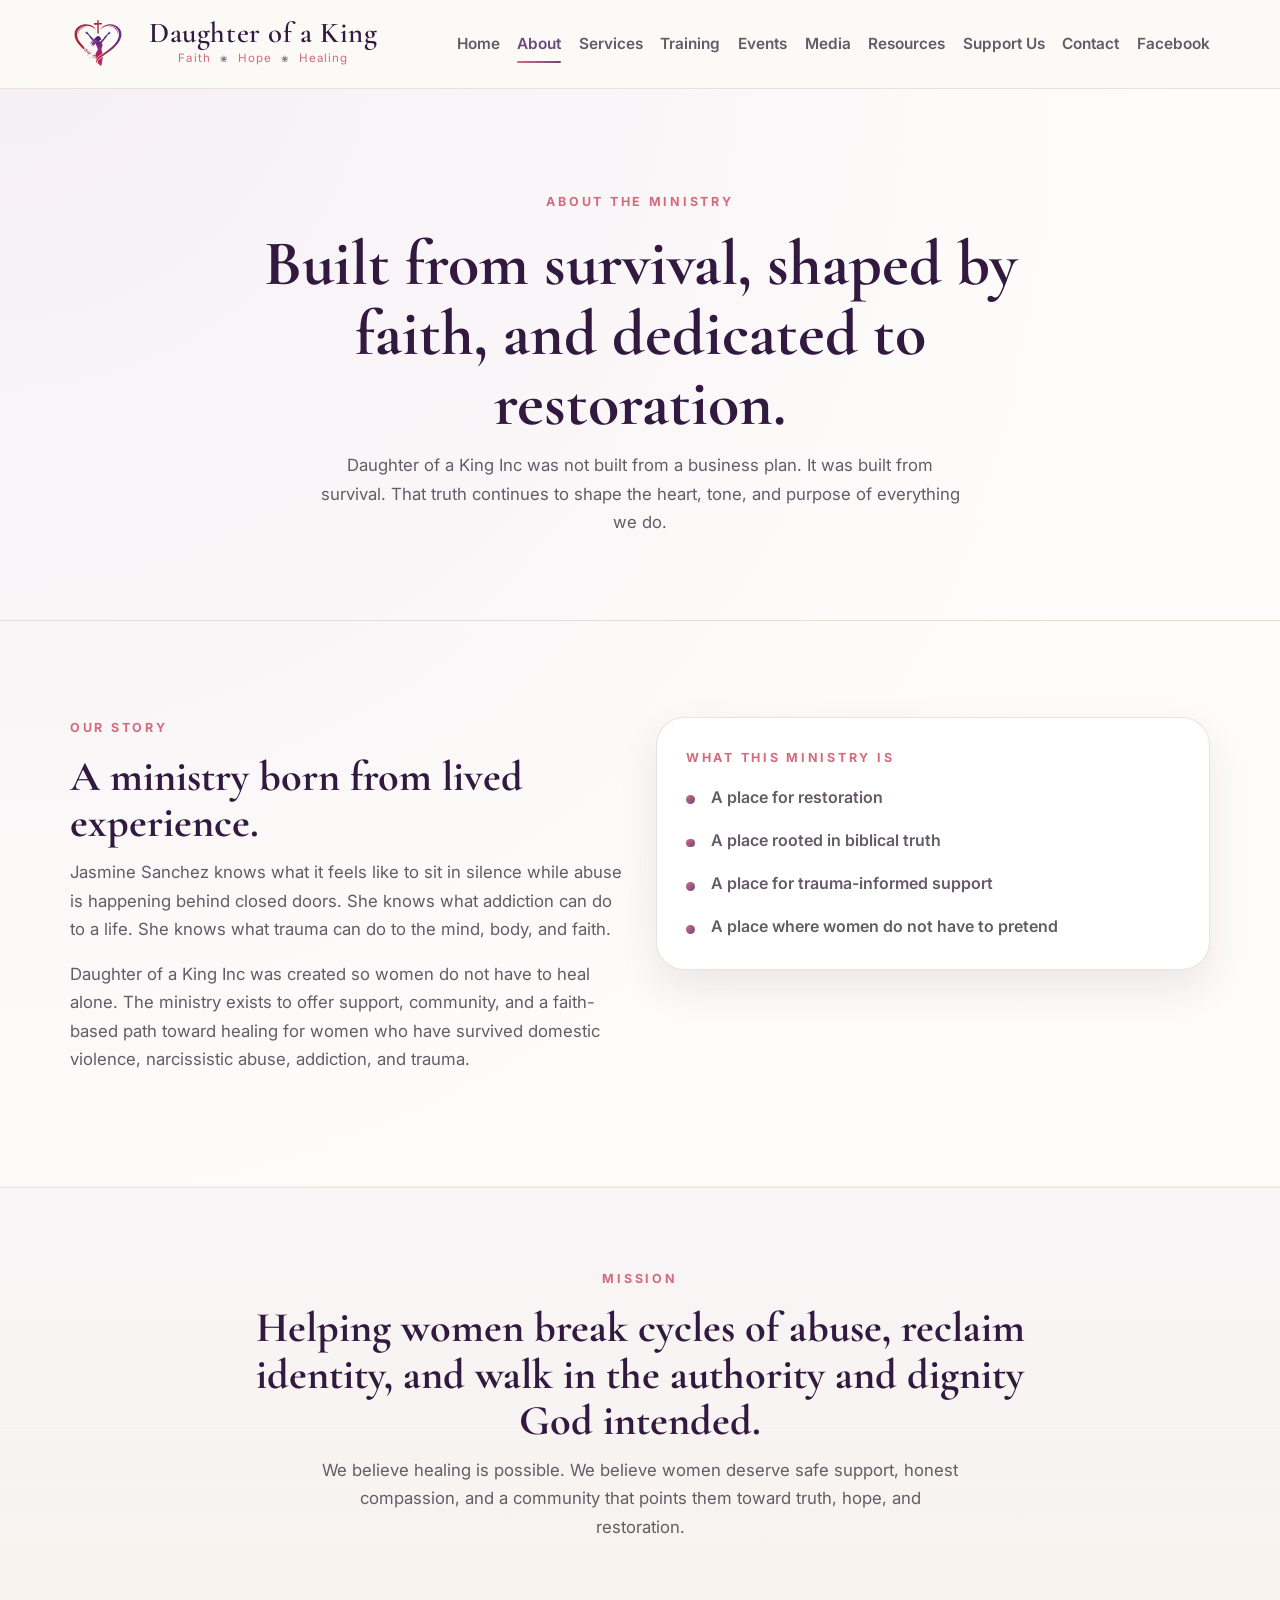
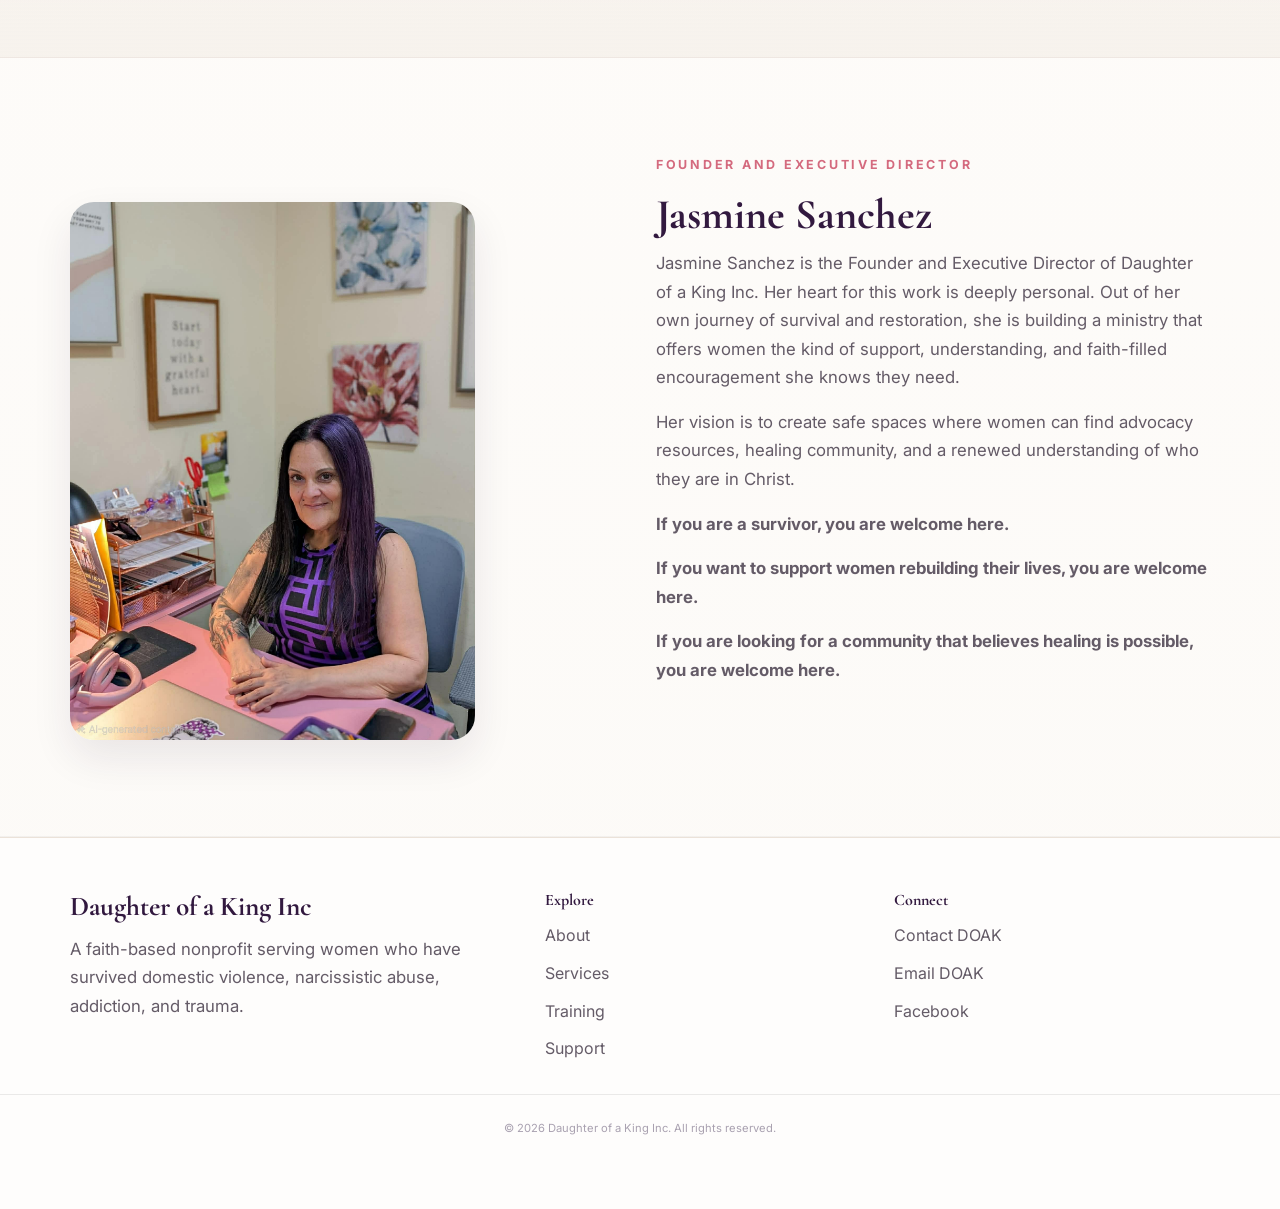
<file: about.html>
<!DOCTYPE html>
<html lang="en">
<head>
<meta charset="UTF-8">
<meta name="viewport" content="width=device-width, initial-scale=1.0">

<title>About | Daughter of a King Inc</title>

<meta name="description" content="Learn the story and mission behind Daughter of a King Inc, a faith-based nonprofit supporting women healing from abuse, addiction, and trauma.">

<meta name="author" content="Daughter of a King Inc">

<link rel="canonical" href="https://doakministries.org/about">

<link rel="icon" type="image/png" href="/DOAK-Favicon.png">

<link rel="preconnect" href="https://fonts.googleapis.com">
<link rel="preconnect" href="https://fonts.gstatic.com" crossorigin>

<link href="https://fonts.googleapis.com/css2?family=Inter:wght@400;500;600;700&family=Cormorant+Garamond:wght@500;600;700&display=swap" rel="stylesheet">

<link rel="stylesheet" href="/css/styles.css">

<!-- Open Graph / Facebook -->
<meta property="og:title" content="About | Daughter of a King Inc">
<meta property="og:description" content="Learn about the mission of Daughter of a King and the heart behind helping women find healing, restoration, and freedom through faith.">
<meta property="og:type" content="website">
<meta property="og:url" content="https://doakministries.org/about">
<meta property="og:image" content="https://doakministries.org/images/opengraph_doaklogo.png">
<meta property="og:image:width" content="1200">
<meta property="og:image:height" content="630">

<!-- Twitter Cards -->
<meta name="twitter:card" content="summary_large_image">
<meta name="twitter:title" content="About | Daughter of a King Inc">
<meta name="twitter:description" content="Learn about the mission of Daughter of a King and the heart behind helping women find healing, restoration, and freedom through faith.">
<meta name="twitter:image" content="https://doakministries.org/images/opengraph_doaklogo.png">

<!-- Structured Data -->
<script type="application/ld+json">
{
 "@context": "https://schema.org",
 "@type": "AboutPage",
 "name": "About Daughter of a King Inc",
 "url": "https://doakministries.org/about",
 "isPartOf": {
   "@type": "WebSite",
   "name": "Daughter of a King Inc",
   "url": "https://doakministries.org"
 }
}
</script>

</head>
<body>
  <div class="site-shell">
    <div id="header"></div>

    <main>
      <section class="page-hero">
        <div class="container narrow centered">
          <p class="eyebrow">About the ministry</p>
          <h1>Built from survival, shaped by faith, and dedicated to restoration.</h1>
          <p class="lead">
            Daughter of a King Inc was not built from a business plan. It was built from survival.
            That truth continues to shape the heart, tone, and purpose of everything we do.
          </p>
        </div>
      </section>

      <section class="section">
        <div class="container split-grid about-grid">
          <div>
            <p class="section-label">Our story</p>
            <h2>A ministry born from lived experience.</h2>
            <p>
              Jasmine Sanchez knows what it feels like to sit in silence while abuse is happening behind closed doors.
              She knows what addiction can do to a life. She knows what trauma can do to the mind, body, and faith.
            </p>
            <p>
              Daughter of a King Inc was created so women do not have to heal alone. The ministry exists to offer
              support, community, and a faith-based path toward healing for women who have survived domestic violence,
              narcissistic abuse, addiction, and trauma.
            </p>
          </div>
          <aside class="panel soft-panel">
            <p class="section-label">What this ministry is</p>
            <ul class="feature-list compact">
              <li>A place for restoration</li>
              <li>A place rooted in biblical truth</li>
              <li>A place for trauma-informed support</li>
              <li>A place where women do not have to pretend</li>
            </ul>
          </aside>
        </div>
      </section>

      <section class="section section-tint">
        <div class="container narrow centered">
          <p class="section-label">Mission</p>
          <h2>Helping women break cycles of abuse, reclaim identity, and walk in the authority and dignity God intended.</h2>
          <p class="section-intro">
            We believe healing is possible. We believe women deserve safe support, honest compassion, and a community
            that points them toward truth, hope, and restoration.
          </p>
        </div>
      </section>

      <section class="section">
  <div class="container split-grid align-center">

    <div>
      <img src="images/JasminePhoto.jpg"
           alt="Jasmine Sanchez, Founder of Daughter of a King Inc"
           class="founder-photo">
    </div>

    <div>
      <p class="section-label">Founder and Executive Director</p>
      <h2>Jasmine Sanchez</h2>

      <p>
        Jasmine Sanchez is the Founder and Executive Director of Daughter of a King Inc.
        Her heart for this work is deeply personal. Out of her own journey of survival
        and restoration, she is building a ministry that offers women the kind of support,
        understanding, and faith-filled encouragement she knows they need.
      </p>

      <p>
        Her vision is to create safe spaces where women can find advocacy resources,
        healing community, and a renewed understanding of who they are in Christ.
      </p>

      <p><strong>If you are a survivor, you are welcome here.</strong></p>

      <p><strong>If you want to support women rebuilding their lives, you are welcome here.</strong></p>

      <p><strong>If you are looking for a community that believes healing is possible, you are welcome here.</strong></p>

    </div>

  </div>
</section>

<div id="footer"></div>

  </div>
  <script src="js/script.js"></script>

</body>
</html>
</file>
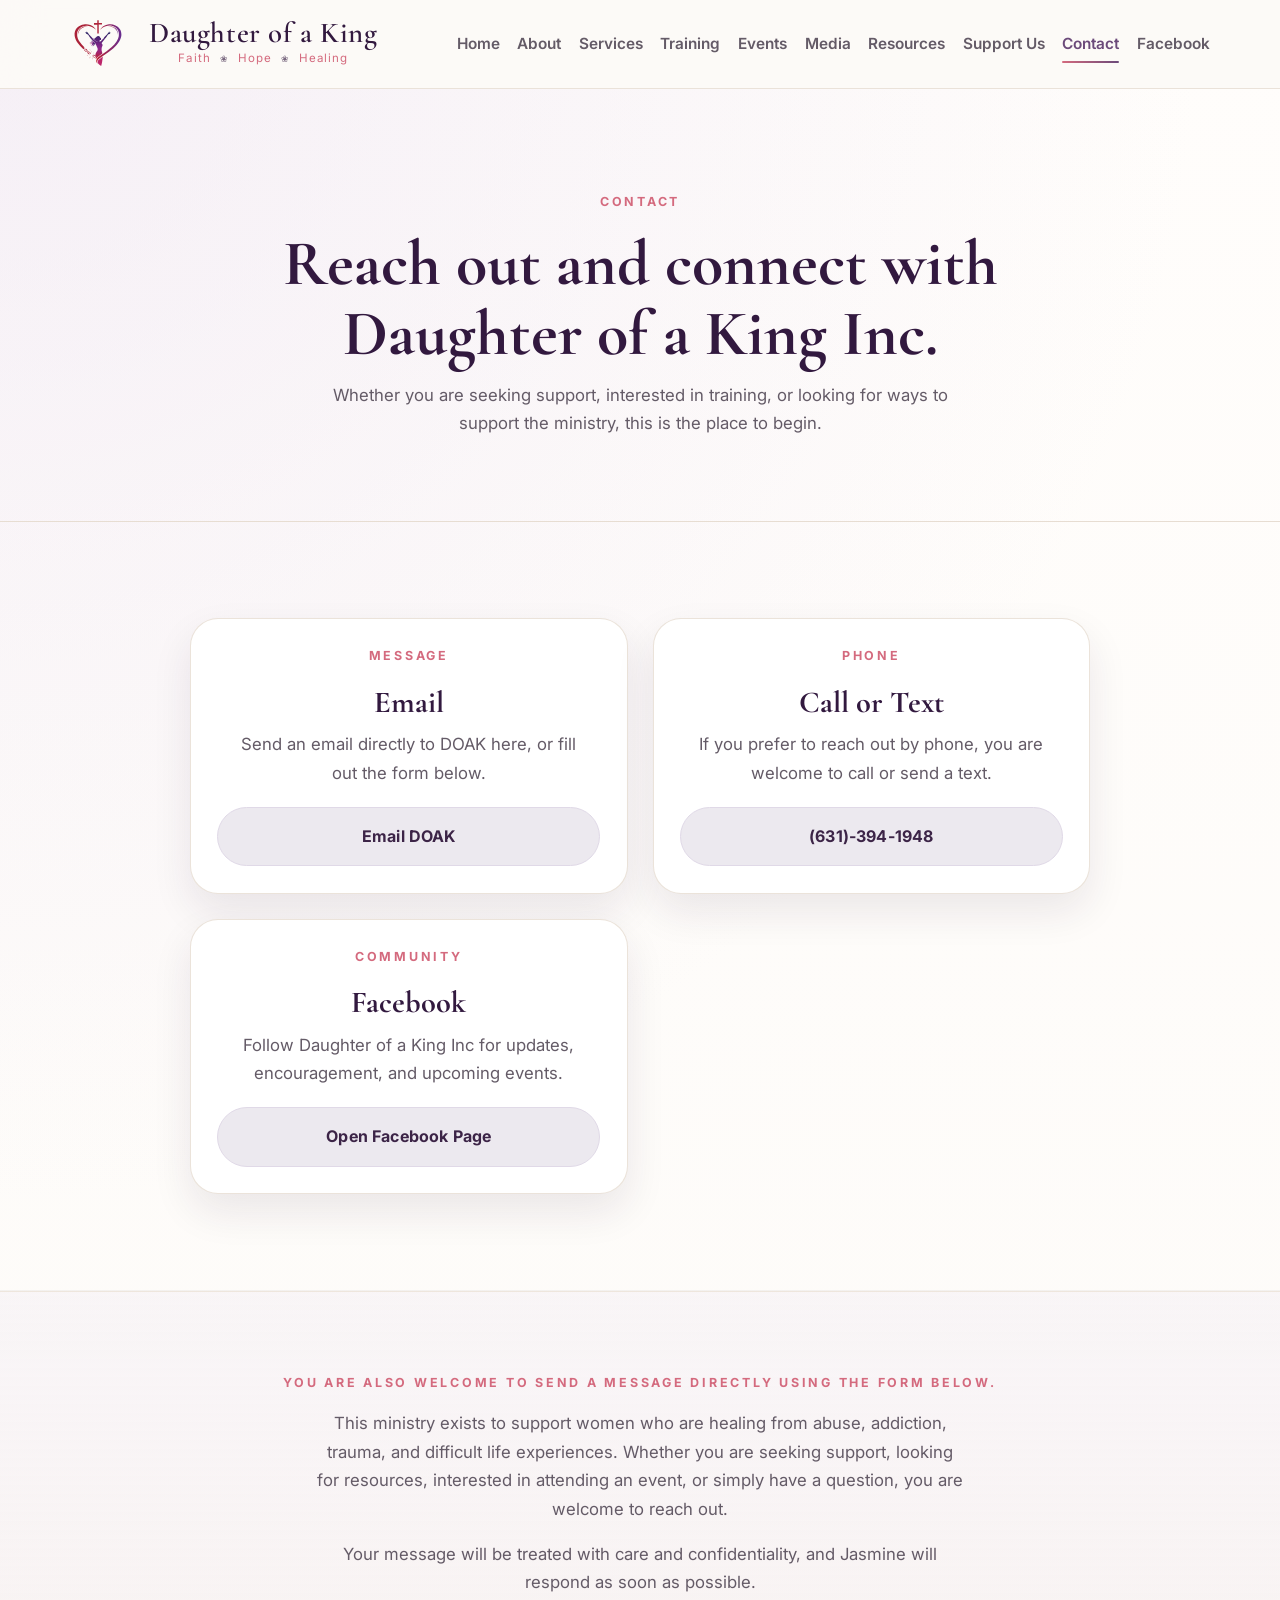
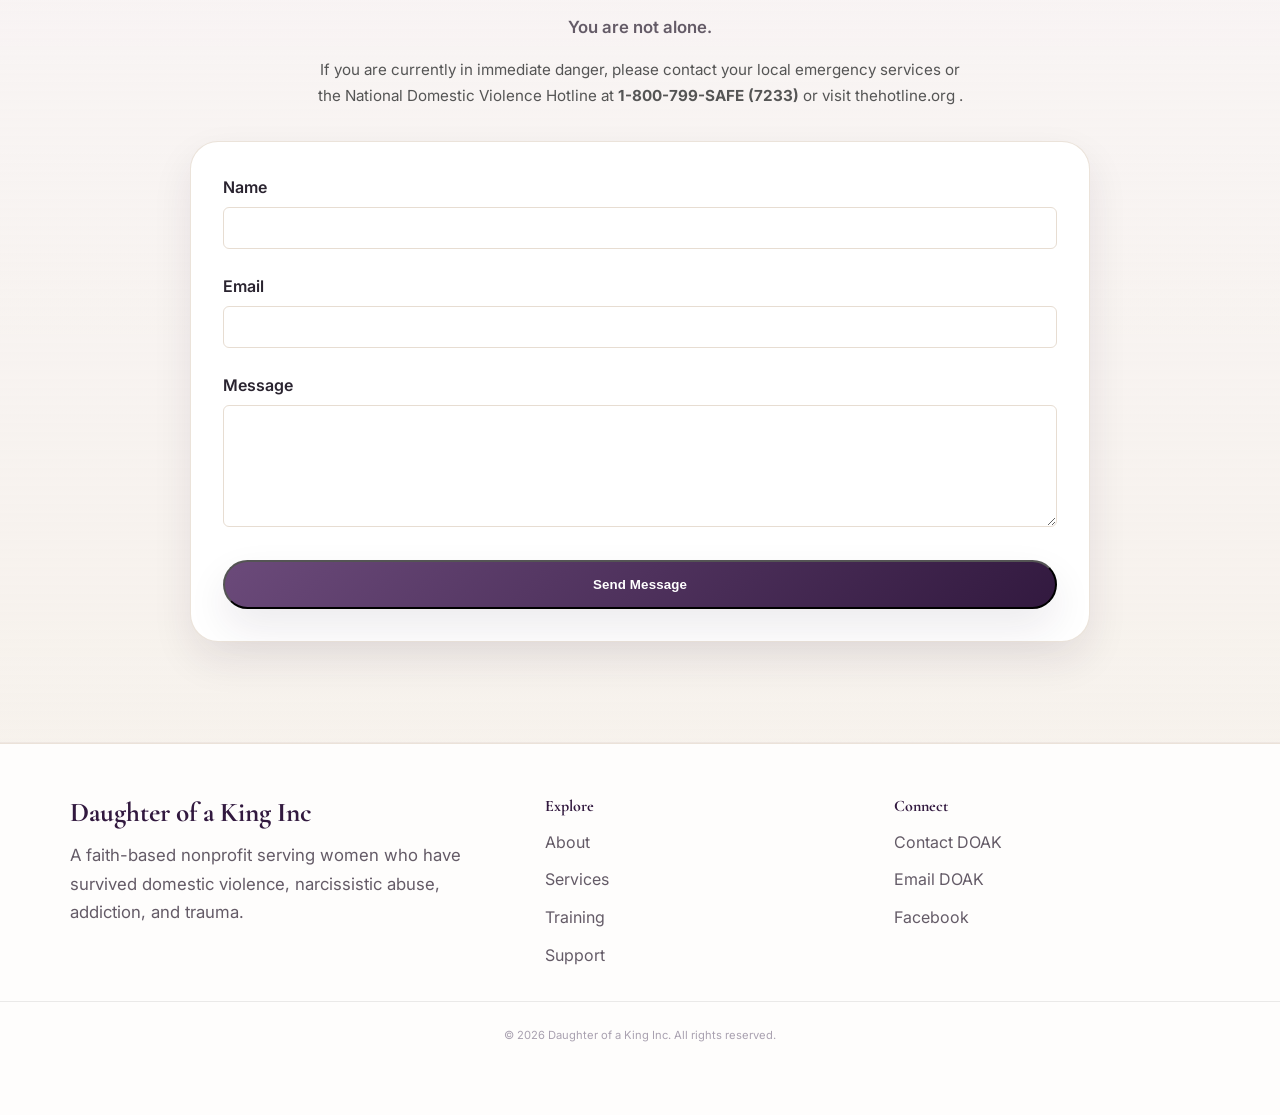
<file: contact.html>
<!doctype html>
<html lang="en">
<head>
<meta charset="UTF-8">
<meta name="viewport" content="width=device-width, initial-scale=1.0">

<title>Contact | Daughter of a King Inc</title>

<meta name="description" content="Contact Daughter of a King Inc for support, questions, or ways to connect with our faith-based ministry helping women heal from abuse, addiction, and trauma.">

<meta name="author" content="Daughter of a King Inc">

<link rel="canonical" href="https://doakministries.org/contact">

<link rel="icon" type="image/png" href="/DOAK-Favicon.png">

<link rel="preconnect" href="https://fonts.googleapis.com">
<link rel="preconnect" href="https://fonts.gstatic.com" crossorigin>

<link href="https://fonts.googleapis.com/css2?family=Inter:wght@400;500;600;700&family=Cormorant+Garamond:wght@500;600;700&display=swap" rel="stylesheet">

<link rel="stylesheet" href="/css/styles.css">

<!-- Open Graph / Facebook -->
<meta property="og:title" content="Contact | Daughter of a King Inc">
<meta property="og:description" content="Reach out to Daughter of a King for support, questions, or to learn how you can connect with our ministry.">
<meta property="og:type" content="website">
<meta property="og:url" content="https://doakministries.org/contact">
<meta property="og:image" content="https://doakministries.org/images/opengraph_doaklogo.png">
<meta property="og:image:width" content="1200">
<meta property="og:image:height" content="630">

<!-- Twitter Cards -->
<meta name="twitter:card" content="summary_large_image">
<meta name="twitter:title" content="Contact | Daughter of a King Inc">
<meta name="twitter:description" content="Reach out to Daughter of a King for support, questions, or to learn how you can connect with our ministry.">
<meta name="twitter:image" content="https://doakministries.org/images/opengraph_doaklogo.png">

<!-- Structured Data -->
<script type="application/ld+json">
{
 "@context": "https://schema.org",
 "@type": "ContactPage",
 "name": "Contact Daughter of a King Inc",
 "url": "https://doakministries.org/contact",
 "isPartOf": {
   "@type": "WebSite",
   "name": "Daughter of a King Inc",
   "url": "https://doakministries.org"
 }
}
</script>

</head>

  <body>
    <div class="site-shell">
      <div id="header"></div>

      <main>
        <section class="page-hero">
          <div class="container narrow centered">
            <p class="eyebrow">Contact</p>

            <h1>Reach out and connect with Daughter of a King Inc.</h1>

            <p class="lead">
              Whether you are seeking support, interested in training, or
              looking for ways to support the ministry, this is the place to
              begin.
            </p>
          </div>
        </section>

<section class="section">
  <div class="container" style="max-width:900px;margin:auto;">

    <div class="contact-grid">

      <article class="card contact-card">

        <p class="section-label">Message</p>
        <h3>Email</h3>

        <p>
          Send an email directly to DOAK here, or fill out the form below.
        </p>

        <a
          class="btn btn-secondary btn-full"
          href="mailto:info@doakministries.org?subject=Daughter%20of%20a%20King%20Inquiry"
        >
          Email DOAK
        </a>

      </article>


      <article class="card contact-card">

        <p class="section-label">Phone</p>
        <h3>Call or Text</h3>

        <p>
          If you prefer to reach out by phone, you are welcome to call or send a text.
        </p>

        <a class="btn btn-secondary btn-full" href="tel:+13159521303">
          (631)-394-1948
        </a>

      </article>


      <article class="card contact-card">

        <p class="section-label">Community</p>
        <h3>Facebook</h3>

        <p>
          Follow Daughter of a King Inc for updates, encouragement,
          and upcoming events.
        </p>

        <a
          class="btn btn-secondary btn-full"
          href="https://www.facebook.com/profile.php?id=61588232077355"
          target="_blank"
          rel="noopener noreferrer"
        >
          Open Facebook Page
        </a>

      </article>

      </article>

    </div>

  </div>
</section>

<section class="section section-tint">
  <div class="container" style="max-width: 900px; margin: auto">

    <p class="section-label centered">
      You are also welcome to send a message directly using the form below.
    </p>

<div class="contact-context">

  <p>
    This ministry exists to support women who are healing from abuse,
    addiction, trauma, and difficult life experiences. Whether you are
    seeking support, looking for resources, interested in attending an
    event, or simply have a question, you are welcome to reach out.
  </p>

  <p>
    Your message will be treated with care and confidentiality, and
    Jasmine will respond as soon as possible.
  </p>

  <p class="contact-reassurance">
    You are not alone.
  </p>

  <p class="contact-hotline">
    If you are currently in immediate danger, please contact your local
    emergency services or the National Domestic Violence Hotline at
    <strong>1-800-799-SAFE (7233)</strong> or visit
    <a href="https://www.thehotline.org" target="_blank" rel="noopener">
      thehotline.org
    </a>.
  </p>

</div>

    <div class="card" style="padding:2rem; margin-top:2rem;">

      <form action="https://formspree.io/f/meereyno" method="POST" class="contact-form">

        <input type="hidden" name="_subject" value="New message from DOAK Ministries website">
        <input type="hidden" name="_redirect" value="https://doakministries.org/thank-you.html">
        <input type="text" name="_gotcha" style="display:none">

        <div class="form-group">
          <label for="name">Name</label>
          <input id="name" type="text" name="name" required>
        </div>

        <div class="form-group">
          <label for="email">Email</label>
          <input id="email" type="email" name="email" required>
        </div>

        <div class="form-group">
          <label for="message">Message</label>
          <textarea id="message" name="message" rows="6" required></textarea>
        </div>

        <button type="submit" class="btn btn-primary btn-full">
          Send Message
        </button>

      </form>

    </div>

  </div>
</section>
      </main>

<div id="footer"></div>

    </div>

    <script src="js/script.js"></script>
  </body>
</html>
</file>
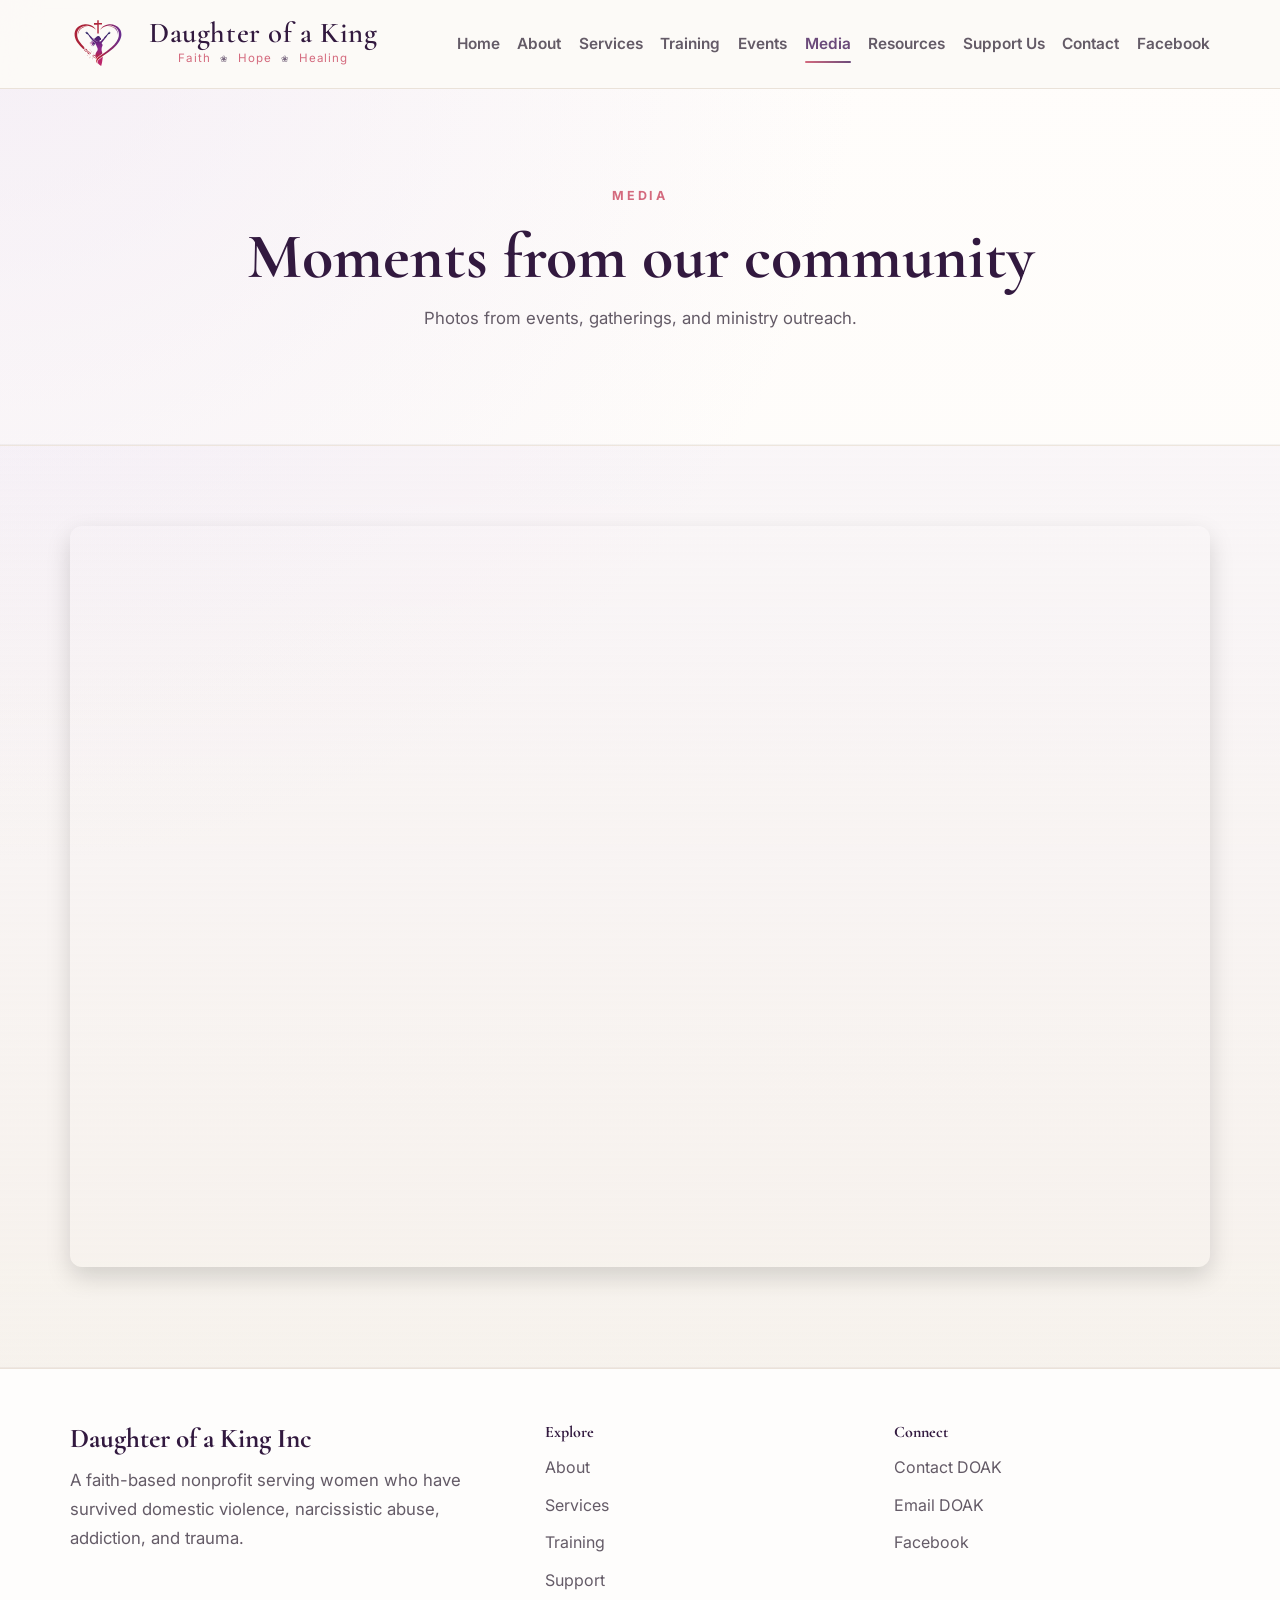
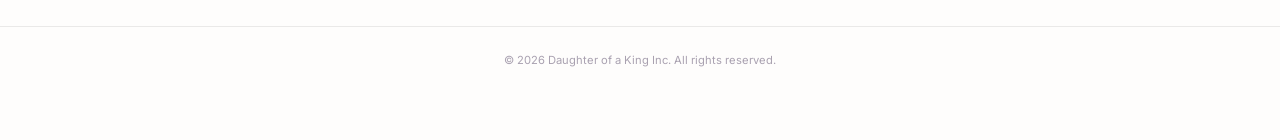
<file: media.html>
<!DOCTYPE html>
<html lang="en">
<head>
<meta charset="UTF-8">
<meta name="viewport" content="width=device-width, initial-scale=1.0">

<title>Media | Daughter of a King Inc</title>

<meta name="description" content="Photos and moments from community gatherings, outreach events, and ministry work at Daughter of a King Inc.">

<meta name="author" content="Daughter of a King Inc">

<link rel="canonical" href="https://doakministries.org/media">

<link rel="icon" type="image/png" href="/DOAK-Favicon.png">

<link rel="preconnect" href="https://fonts.googleapis.com">
<link rel="preconnect" href="https://fonts.gstatic.com" crossorigin>

<link href="https://fonts.googleapis.com/css2?family=Inter:wght@400;500;600;700&family=Cormorant+Garamond:wght@500;600;700&display=swap" rel="stylesheet">

<link rel="stylesheet" href="/css/styles.css">

<!-- Open Graph / Facebook -->
<meta property="og:title" content="Media | Daughter of a King Inc">
<meta property="og:description" content="Photos from ministry events, community gatherings, and outreach through Daughter of a King Inc.">
<meta property="og:type" content="website">
<meta property="og:url" content="https://doakministries.org/media">
<meta property="og:image" content="https://doakministries.org/images/opengraph_doaklogo.png">
<meta property="og:image:width" content="1200">
<meta property="og:image:height" content="630">

<!-- Twitter Cards -->
<meta name="twitter:card" content="summary_large_image">
<meta name="twitter:title" content="Media | Daughter of a King Inc">
<meta name="twitter:description" content="Photos from ministry events, community gatherings, and outreach through Daughter of a King Inc.">
<meta name="twitter:image" content="https://doakministries.org/images/opengraph_doaklogo.png">

<!-- Structured Data -->
<script type="application/ld+json">
{
 "@context": "https://schema.org",
 "@type": "CollectionPage",
 "name": "Media | Daughter of a King Inc",
 "url": "https://doakministries.org/media",
 "isPartOf": {
   "@type": "WebSite",
   "name": "Daughter of a King Inc",
   "url": "https://doakministries.org"
 }
}
</script>

</head>
  <body>
    <div class="site-shell">
      <div id="header"></div>

      <main>
        <section class="section">
          <div class="container narrow centered">
            <p class="section-label">Media</p>

            <h1>Moments from our community</h1>

            <p class="section-intro">
              Photos from events, gatherings, and ministry outreach.
            </p>
          </div>
        </section>

<section class="section section-tint">
  <div class="container">

    <div style="position:relative;width:100%;padding-bottom:65%;border-radius:12px;overflow:hidden;box-shadow:0 10px 25px rgba(0,0,0,.15);">

      <iframe
        src="https://drive.google.com/embeddedfolderview?id=1VbH55TBd0J3iTirZWI9vcfg5r8iR_5qH#grid"
        style="width:100%;height:100%;border:0;position:absolute;top:0;left:0;"
        frameborder="0">
      </iframe>

    </div>

  </div>
</section>

<div id="footer"></div>

    </div>

    <script src="js/script.js"></script>
  </body>
</html>
</file>
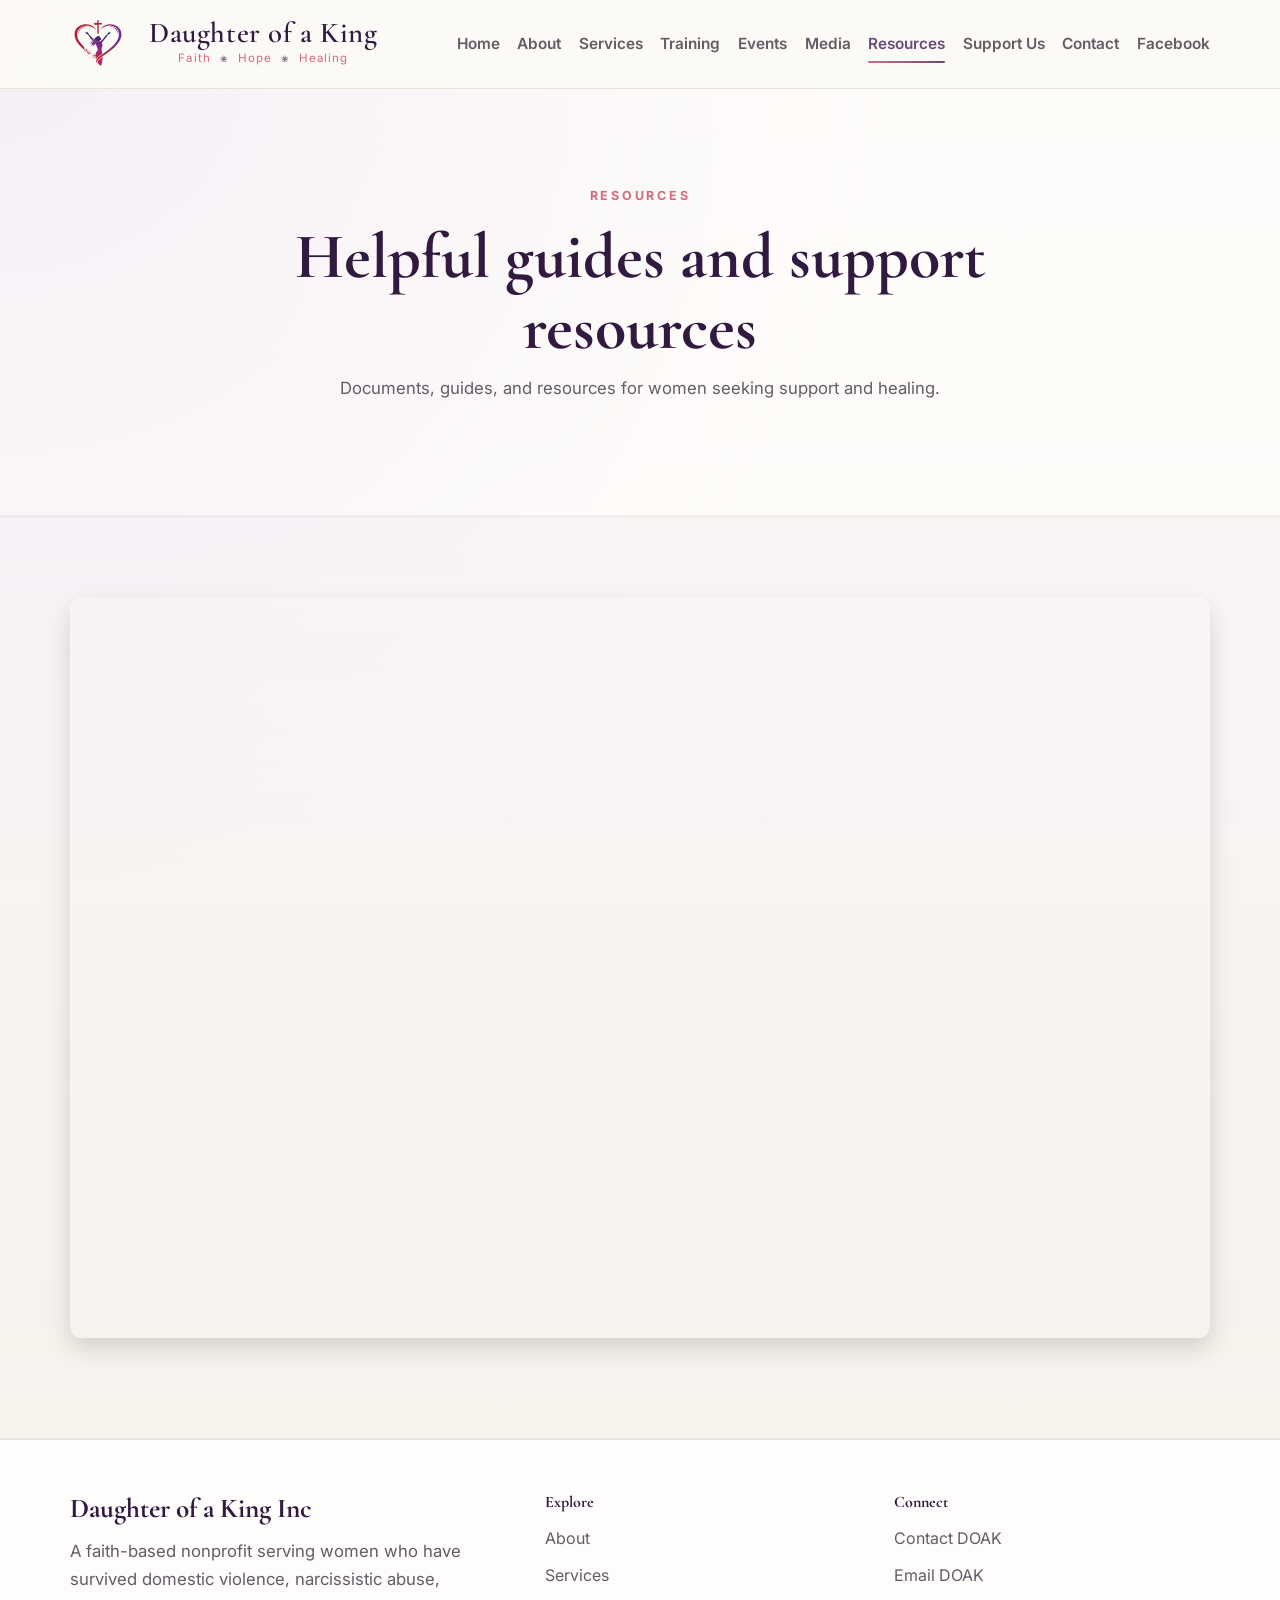
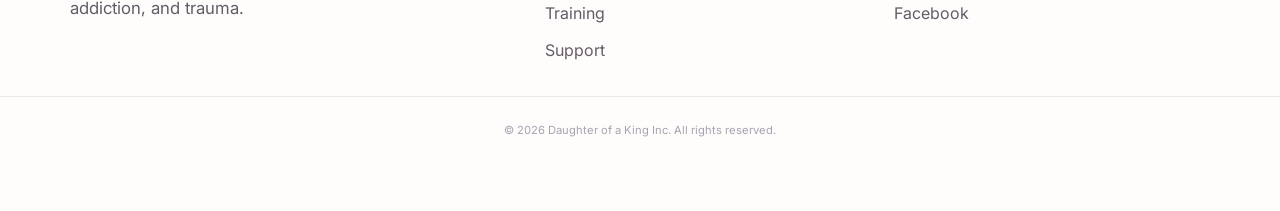
<file: resources.html>
<!DOCTYPE html>
<html lang="en">
<head>
<meta charset="UTF-8">
<meta name="viewport" content="width=device-width, initial-scale=1.0">

<title>Resources | Daughter of a King Inc</title>

<meta name="description" content="Helpful resources, guides, and support materials for women healing from domestic violence, addiction, and trauma.">

<meta name="author" content="Daughter of a King Inc">

<link rel="canonical" href="https://doakministries.org/resources">

<link rel="icon" type="image/png" href="/DOAK-Favicon.png">

<link rel="preconnect" href="https://fonts.googleapis.com">
<link rel="preconnect" href="https://fonts.gstatic.com" crossorigin>

<link href="https://fonts.googleapis.com/css2?family=Inter:wght@400;500;600;700&family=Cormorant+Garamond:wght@500;600;700&display=swap" rel="stylesheet">

<link rel="stylesheet" href="/css/styles.css">

<!-- Open Graph / Facebook -->
<meta property="og:title" content="Resources | Daughter of a King Inc">
<meta property="og:description" content="Helpful resources and support materials for women healing from trauma and abuse.">
<meta property="og:type" content="website">
<meta property="og:url" content="https://doakministries.org/resources">
<meta property="og:image" content="https://doakministries.org/images/opengraph_doaklogo.png">
<meta property="og:image:width" content="1200">
<meta property="og:image:height" content="630">

<!-- Twitter Cards -->
<meta name="twitter:card" content="summary_large_image">
<meta name="twitter:title" content="Resources | Daughter of a King Inc">
<meta name="twitter:description" content="Helpful resources and support materials for women healing from trauma and abuse.">
<meta name="twitter:image" content="https://doakministries.org/images/opengraph_doaklogo.png">

<!-- Structured Data -->
<script type="application/ld+json">
{
 "@context": "https://schema.org",
 "@type": "CollectionPage",
 "name": "Resources | Daughter of a King Inc",
 "url": "https://doakministries.org/resources",
 "isPartOf": {
   "@type": "WebSite",
   "name": "Daughter of a King Inc",
   "url": "https://doakministries.org"
 }
}
</script>

</head>
  <body>
    <div class="site-shell">
      <div id="header"></div>

      <main>
        <section class="section">
          <div class="container narrow centered">
            <p class="section-label">Resources</p>

            <h1>Helpful guides and support resources</h1>

            <p class="section-intro">
              Documents, guides, and resources for women seeking support and
              healing.
            </p>
          </div>
        </section>

<section class="section section-tint">
  <div class="container">

    <div style="position:relative;width:100%;padding-bottom:65%;border-radius:12px;overflow:hidden;box-shadow:0 10px 25px rgba(0,0,0,.15);">

      <iframe
        src="https://drive.google.com/embeddedfolderview?id=1ifCC9r8vJBDzjOqtCPFpi1vSI23UObEM#grid"
        style="width:100%;height:100%;border:0;position:absolute;top:0;left:0;"
        frameborder="0">
      </iframe>

    </div>

  </div>
</section>

<div id="footer"></div>

    </div>

    <script src="js/script.js"></script>
  </body>
</html>
</file>
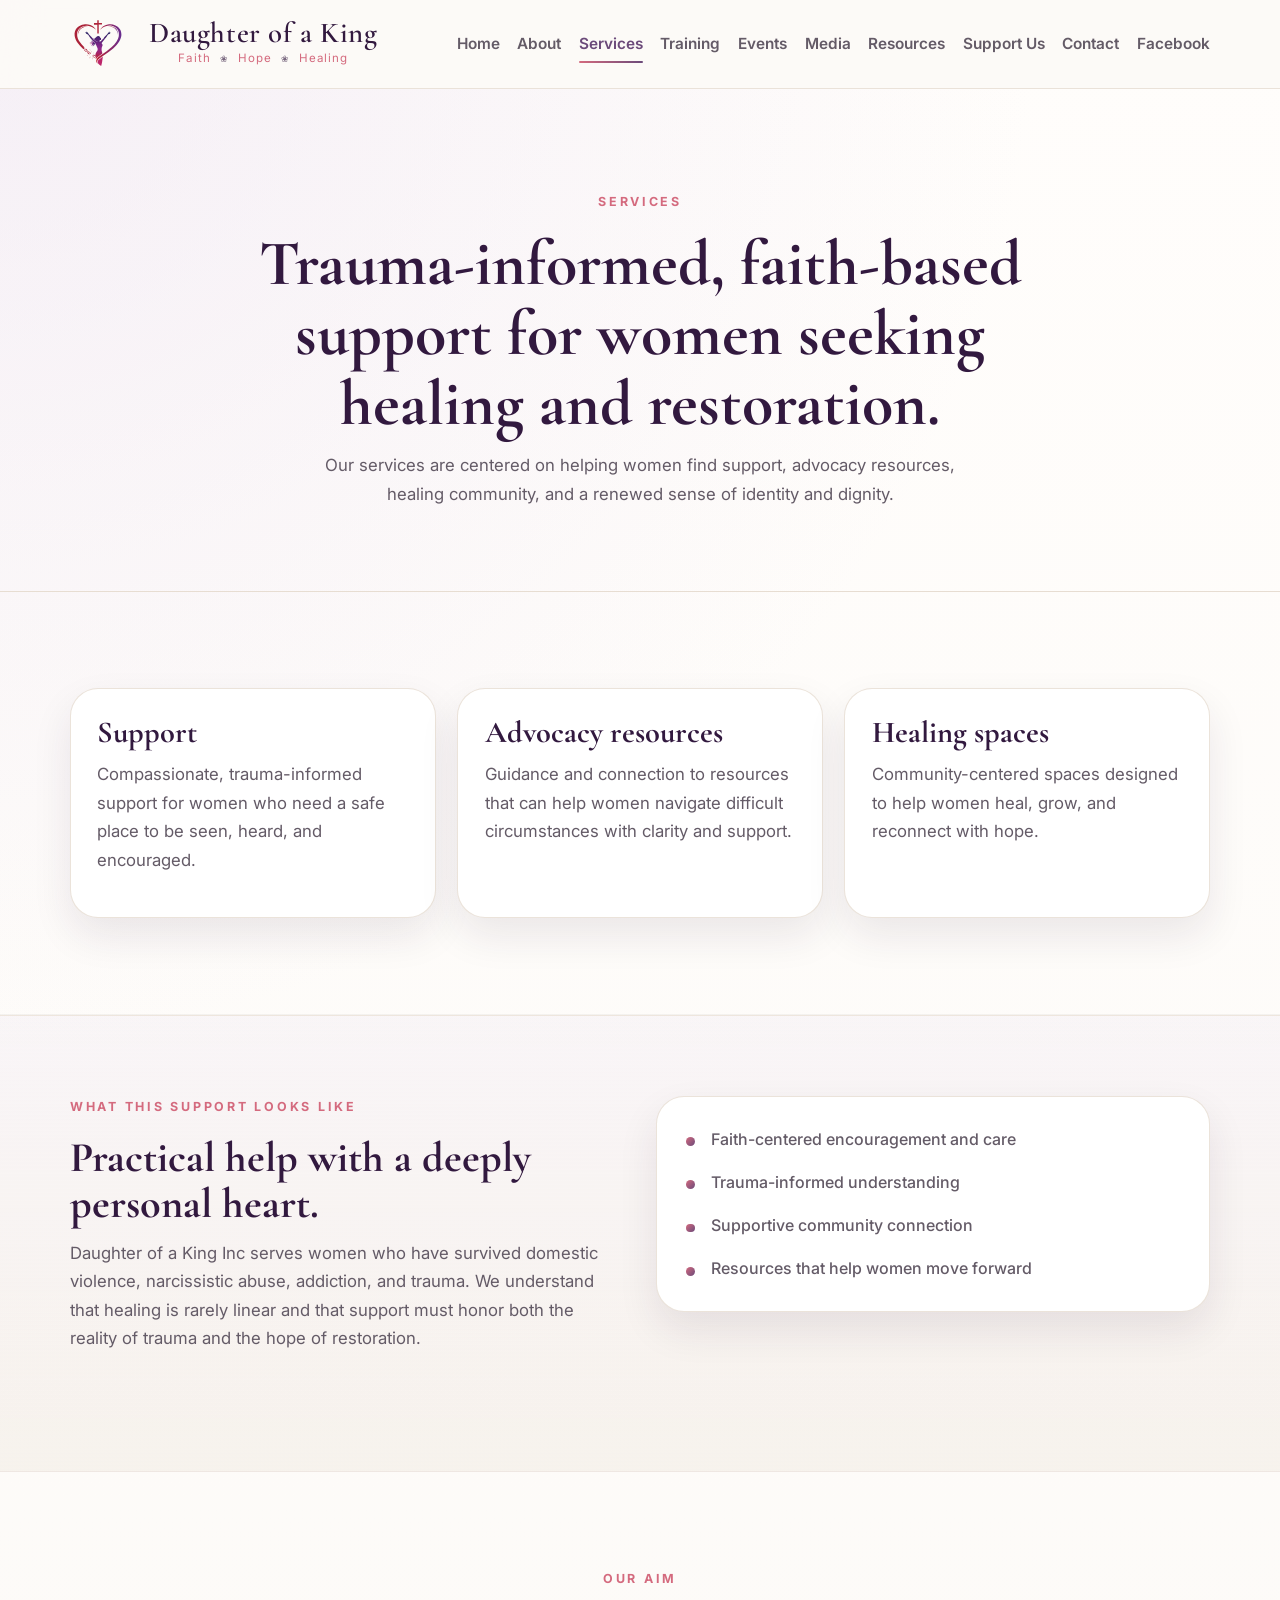
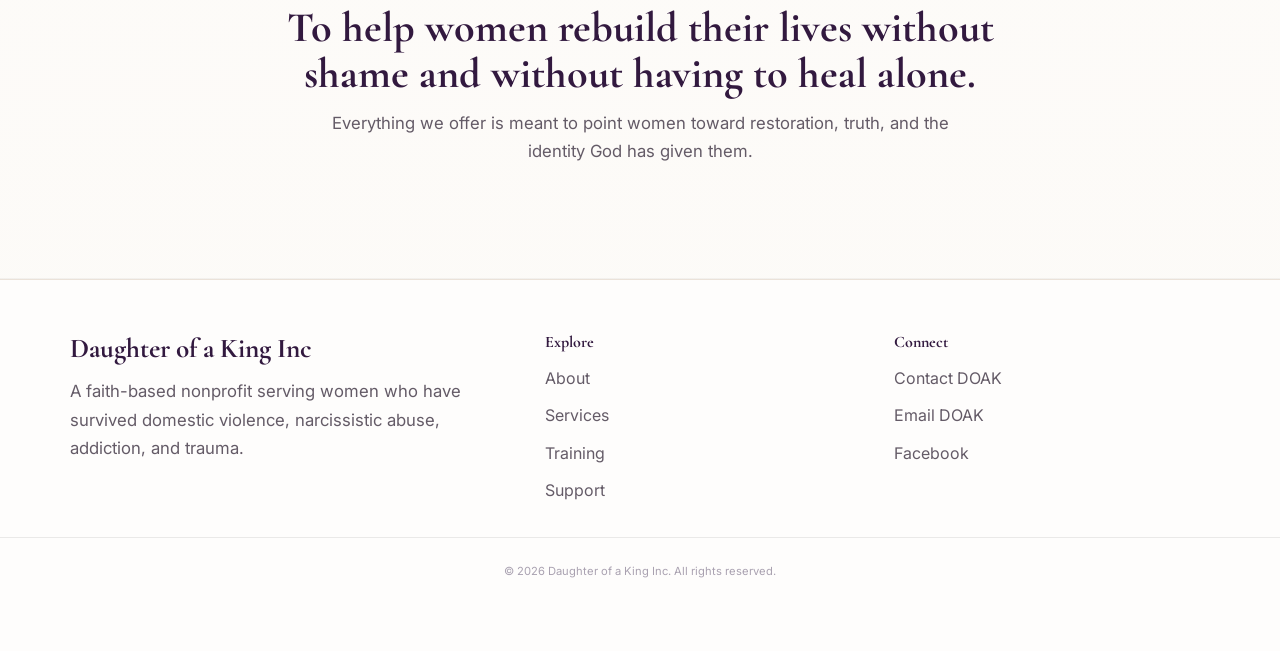
<file: services.html>
<!DOCTYPE html>
<html lang="en">
<head>
<meta charset="UTF-8">
<meta name="viewport" content="width=device-width, initial-scale=1.0">

<title>Services | Daughter of a King Inc</title>

<meta name="description" content="Trauma-informed, faith-based support services from Daughter of a King Inc helping women pursue healing, restoration, and community.">

<meta name="author" content="Daughter of a King Inc">

<link rel="canonical" href="https://doakministries.org/services">

<link rel="icon" type="image/png" href="/DOAK-Favicon.png">

<link rel="preconnect" href="https://fonts.googleapis.com">
<link rel="preconnect" href="https://fonts.gstatic.com" crossorigin>

<link href="https://fonts.googleapis.com/css2?family=Inter:wght@400;500;600;700&family=Cormorant+Garamond:wght@500;600;700&display=swap" rel="stylesheet">

<link rel="stylesheet" href="/css/styles.css">

<!-- Open Graph / Facebook -->
<meta property="og:title" content="Services | Daughter of a King Inc">
<meta property="og:description" content="Partner with Daughter of a King to provide faith-based support and resources for women navigating trauma, addiction, and recovery.">
<meta property="og:type" content="website">
<meta property="og:url" content="https://doakministries.org/services">
<meta property="og:image" content="https://doakministries.org/images/opengraph_doaklogo.png">
<meta property="og:image:width" content="1200">
<meta property="og:image:height" content="630">

<!-- Twitter Cards -->
<meta name="twitter:card" content="summary_large_image">
<meta name="twitter:title" content="Services | Daughter of a King Inc">
<meta name="twitter:description" content="Partner with Daughter of a King to provide faith-based support and resources for women navigating trauma, addiction, and recovery.">
<meta name="twitter:image" content="https://doakministries.org/images/opengraph_doaklogo.png">

<!-- Structured Data -->
<script type="application/ld+json">
{
 "@context": "https://schema.org",
 "@type": "WebPage",
 "name": "Services | Daughter of a King Inc",
 "url": "https://doakministries.org/services",
 "isPartOf": {
   "@type": "WebSite",
   "name": "Daughter of a King Inc",
   "url": "https://doakministries.org"
 }
}
</script>

</head>
<body>
  <div class="site-shell">
    <div id="header"></div>

    <main>
      <section class="page-hero">
        <div class="container narrow centered">
          <p class="eyebrow">Services</p>
          <h1>Trauma-informed, faith-based support for women seeking healing and restoration.</h1>
          <p class="lead">
            Our services are centered on helping women find support, advocacy resources, healing community,
            and a renewed sense of identity and dignity.
          </p>
        </div>
      </section>

      <section class="section">
        <div class="container">
          <div class="cards three-up">
            <article class="card">
              <h2>Support</h2>
              <p>
                Compassionate, trauma-informed support for women who need a safe place to be seen, heard, and encouraged.
              </p>
            </article>
            <article class="card">
              <h2>Advocacy resources</h2>
              <p>
                Guidance and connection to resources that can help women navigate difficult circumstances with clarity and support.
              </p>
            </article>
            <article class="card">
              <h2>Healing spaces</h2>
              <p>
                Community-centered spaces designed to help women heal, grow, and reconnect with hope.
              </p>
            </article>
          </div>
        </div>
      </section>

      <section class="section section-tint">
        <div class="container split-grid align-start">
          <div>
            <p class="section-label">What this support looks like</p>
            <h2>Practical help with a deeply personal heart.</h2>
            <p>
              Daughter of a King Inc serves women who have survived domestic violence, narcissistic abuse, addiction,
              and trauma. We understand that healing is rarely linear and that support must honor both the reality of trauma
              and the hope of restoration.
            </p>
          </div>
          <div class="list-panel">
            <ul class="feature-list">
              <li>Faith-centered encouragement and care</li>
              <li>Trauma-informed understanding</li>
              <li>Supportive community connection</li>
              <li>Resources that help women move forward</li>
            </ul>
          </div>
        </div>
      </section>

      <section class="section">
        <div class="container narrow centered">
          <p class="section-label">Our aim</p>
          <h2>To help women rebuild their lives without shame and without having to heal alone.</h2>
          <p class="section-intro">
            Everything we offer is meant to point women toward restoration, truth, and the identity God has given them.
          </p>
        </div>
      </section>
    </main>

<div id="footer"></div>

  </div>
  <script src="js/script.js"></script>

</body>
</html>
</file>
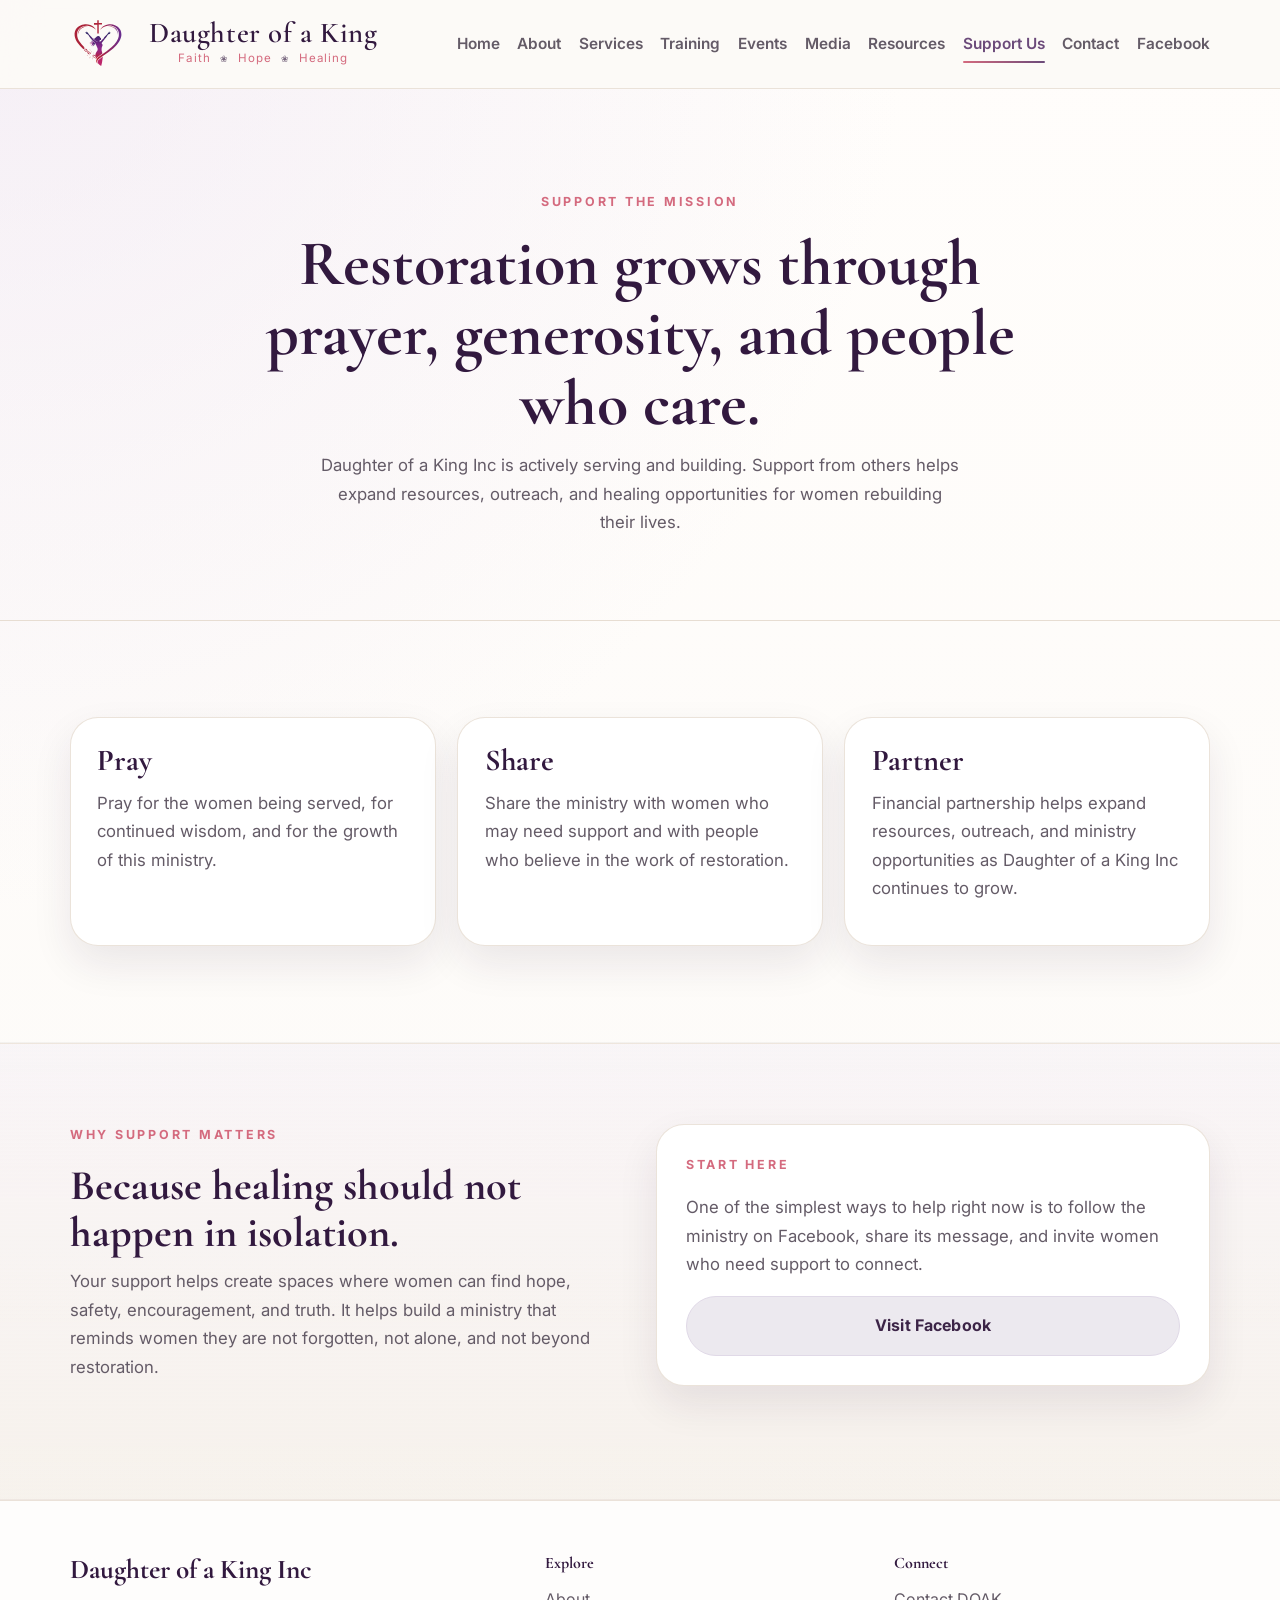
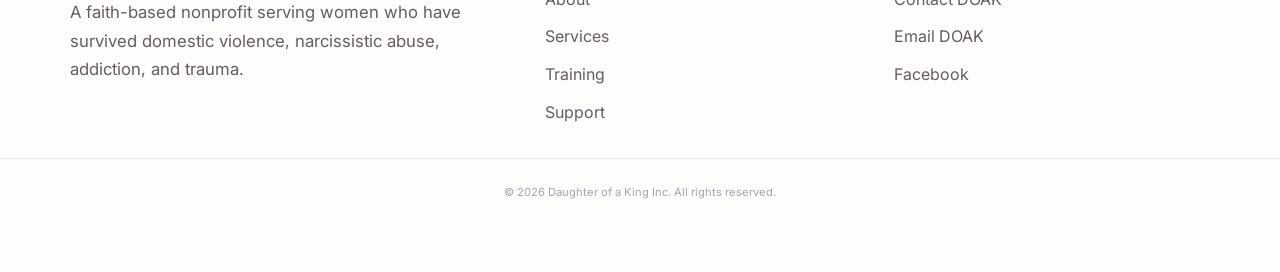
<file: support.html>
<!DOCTYPE html>
<html lang="en">
<head>
<meta charset="UTF-8">
<meta name="viewport" content="width=device-width, initial-scale=1.0">

<title>Support | Daughter of a King Inc</title>

<meta name="description" content="Support the mission of Daughter of a King Inc through prayer, sharing, and partnership as we walk alongside women seeking healing, hope, and restoration.">

<meta name="author" content="Daughter of a King Inc">

<link rel="canonical" href="https://doakministries.org/support">

<link rel="icon" type="image/png" href="/DOAK-Favicon.png">

<link rel="preconnect" href="https://fonts.googleapis.com">
<link rel="preconnect" href="https://fonts.gstatic.com" crossorigin>

<link href="https://fonts.googleapis.com/css2?family=Inter:wght@400;500;600;700&family=Cormorant+Garamond:wght@500;600;700&display=swap" rel="stylesheet">

<link rel="stylesheet" href="/css/styles.css">

<!-- Open Graph / Facebook -->
<meta property="og:title" content="Support the Mission | Daughter of a King Inc">
<meta property="og:description" content="Help support the mission of Daughter of a King as we walk alongside women seeking healing, hope, and restoration.">
<meta property="og:type" content="website">
<meta property="og:url" content="https://doakministries.org/support">
<meta property="og:image" content="https://doakministries.org/images/opengraph_doaklogo.png">
<meta property="og:image:width" content="1200">
<meta property="og:image:height" content="630">

<!-- Twitter Cards -->
<meta name="twitter:card" content="summary_large_image">
<meta name="twitter:title" content="Support the Mission | Daughter of a King Inc">
<meta name="twitter:description" content="Help support the mission of Daughter of a King as we walk alongside women seeking healing, hope, and restoration.">
<meta name="twitter:image" content="https://doakministries.org/images/opengraph_doaklogo.png">

<!-- Structured Data -->
<script type="application/ld+json">
{
 "@context": "https://schema.org",
 "@type": "WebPage",
 "name": "Support | Daughter of a King Inc",
 "url": "https://doakministries.org/support",
 "isPartOf": {
   "@type": "WebSite",
   "name": "Daughter of a King Inc",
   "url": "https://doakministries.org"
 }
}
</script>

</head>
<body>
  <div id="header"></div>

    <main>
      <section class="page-hero">
        <div class="container narrow centered">
          <p class="eyebrow">Support the mission</p>
          <h1>Restoration grows through prayer, generosity, and people who care.</h1>
          <p class="lead">
            Daughter of a King Inc is actively serving and building. Support from others helps expand resources,
            outreach, and healing opportunities for women rebuilding their lives.
          </p>
        </div>
      </section>

      <section class="section">
        <div class="container cards three-up">
          <article class="card">
            <h2>Pray</h2>
            <p>Pray for the women being served, for continued wisdom, and for the growth of this ministry.</p>
          </article>
          <article class="card">
            <h2>Share</h2>
            <p>Share the ministry with women who may need support and with people who believe in the work of restoration.</p>
          </article>
          <article class="card">
            <h2>Partner</h2>
            <p>Financial partnership helps expand resources, outreach, and ministry opportunities as Daughter of a King Inc continues to grow.</p>
          </article>
        </div>
      </section>

      <section class="section section-tint">
        <div class="container split-grid align-start">
          <div>
            <p class="section-label">Why support matters</p>
            <h2>Because healing should not happen in isolation.</h2>
            <p>
              Your support helps create spaces where women can find hope, safety, encouragement, and truth.
              It helps build a ministry that reminds women they are not forgotten, not alone, and not beyond restoration.
            </p>
          </div>
          <div class="panel soft-panel">
            <p class="section-label">Start here</p>
            <p>
              One of the simplest ways to help right now is to follow the ministry on Facebook, share its message,
              and invite women who need support to connect.
            </p>
            <a class="btn btn-secondary btn-full" href="https://www.facebook.com/profile.php?id=61588232077355" target="_blank" rel="noopener noreferrer">Visit Facebook</a>
          </div>
        </div>
      </section>
    </main>

<div id="footer"></div>

  </div>
  <script src="js/script.js"></script>

</body>
</html>
</file>
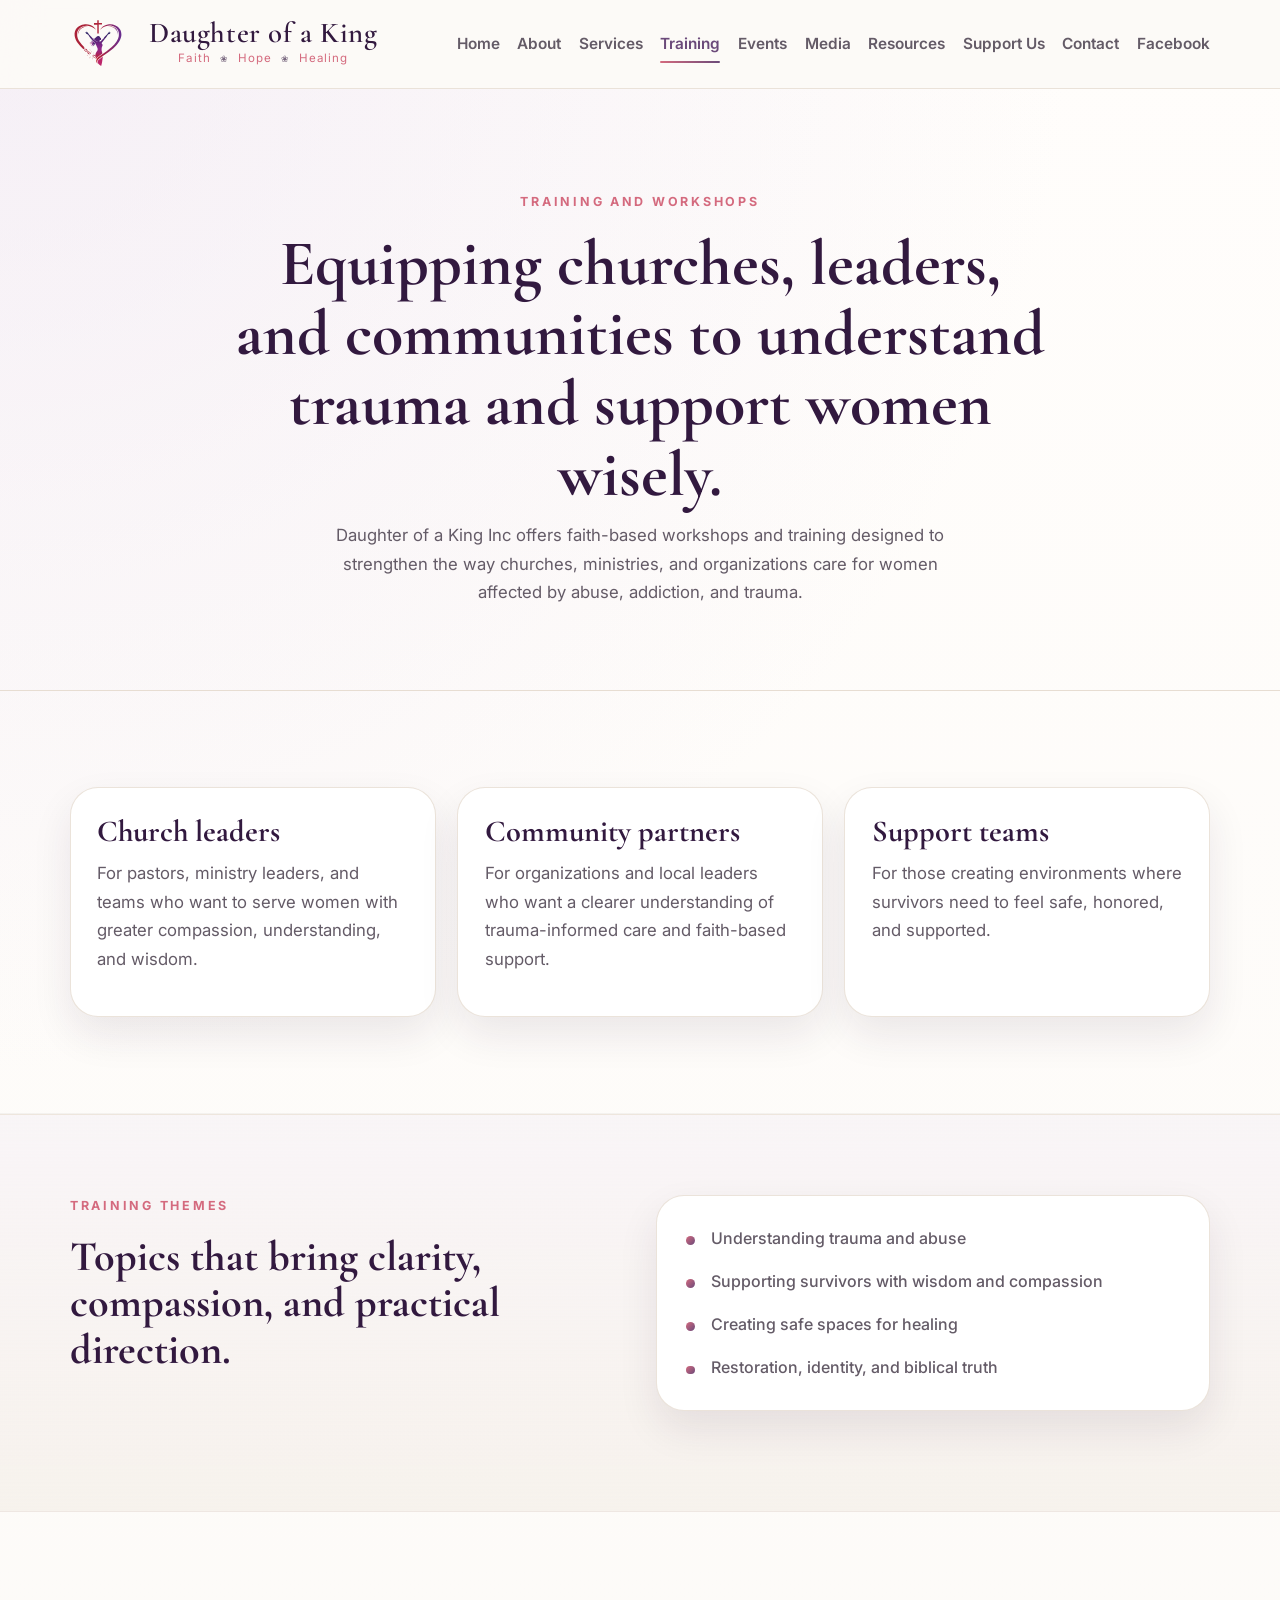
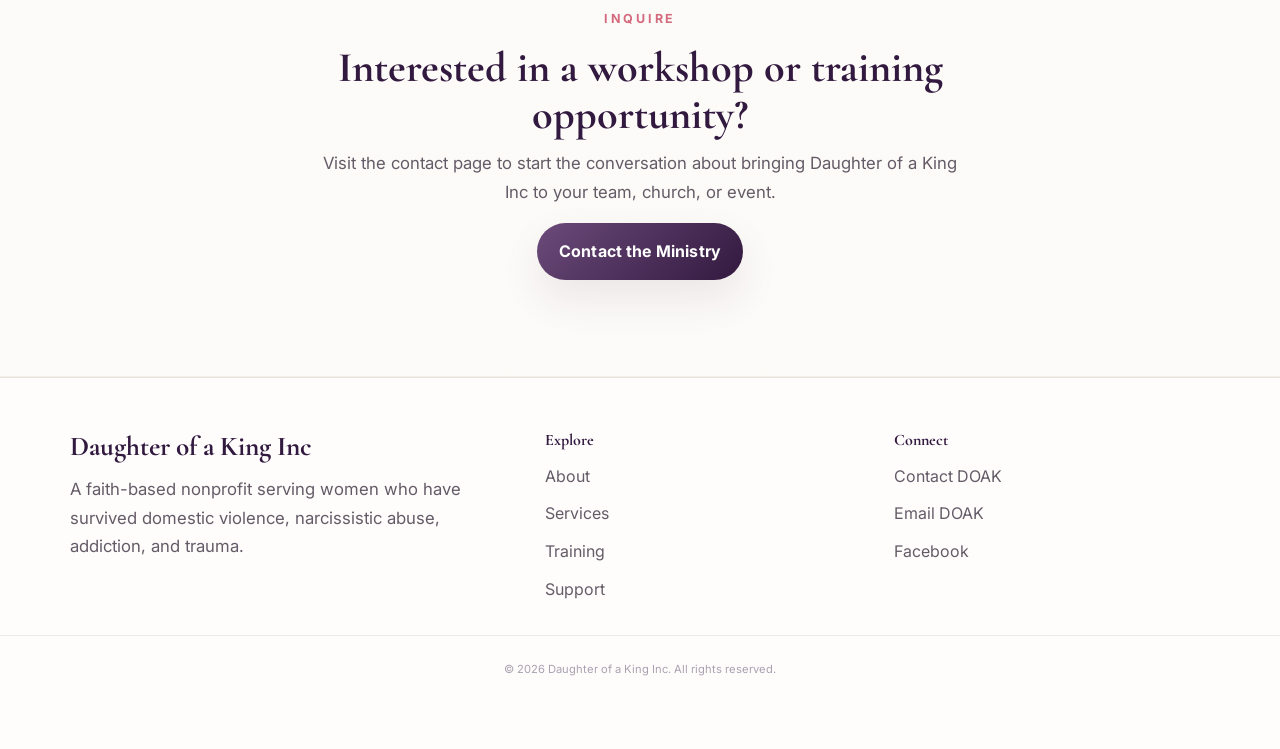
<file: training.html>
<!DOCTYPE html>
<html lang="en">
<head>
<meta charset="UTF-8">
<meta name="viewport" content="width=device-width, initial-scale=1.0">

<title>Training | Daughter of a King Inc</title>

<meta name="description" content="Faith-based workshops and training from Daughter of a King Inc designed to equip individuals and organizations to support women pursuing healing and restoration.">

<meta name="author" content="Daughter of a King Inc">

<link rel="canonical" href="https://doakministries.org/training">

<link rel="icon" type="image/png" href="/DOAK-Favicon.png">

<link rel="preconnect" href="https://fonts.googleapis.com">
<link rel="preconnect" href="https://fonts.gstatic.com" crossorigin>

<link href="https://fonts.googleapis.com/css2?family=Inter:wght@400;500;600;700&family=Cormorant+Garamond:wght@500;600;700&display=swap" rel="stylesheet">

<link rel="stylesheet" href="/css/styles.css">

<!-- Open Graph / Facebook -->
<meta property="og:title" content="Training | Daughter of a King Inc">
<meta property="og:description" content="Faith-based training and resources designed to equip organizations and individuals to better support women in healing and recovery.">
<meta property="og:type" content="website">
<meta property="og:url" content="https://doakministries.org/training">
<meta property="og:image" content="https://doakministries.org/images/opengraph_doaklogo.png">
<meta property="og:image:width" content="1200">
<meta property="og:image:height" content="630">

<!-- Twitter Cards -->
<meta name="twitter:card" content="summary_large_image">
<meta name="twitter:title" content="Training | Daughter of a King Inc">
<meta name="twitter:description" content="Faith-based training and resources designed to equip organizations and individuals to better support women in healing and recovery.">
<meta name="twitter:image" content="https://doakministries.org/images/opengraph_doaklogo.png">

<!-- Structured Data -->
<script type="application/ld+json">
{
 "@context": "https://schema.org",
 "@type": "WebPage",
 "name": "Training | Daughter of a King Inc",
 "url": "https://doakministries.org/training",
 "isPartOf": {
   "@type": "WebSite",
   "name": "Daughter of a King Inc",
   "url": "https://doakministries.org"
 }
}
</script>

</head>
<body>
  <div class="site-shell">
   <div id="header"></div>

    <main>
      <section class="page-hero">
        <div class="container narrow centered">
          <p class="eyebrow">Training and workshops</p>
          <h1>Equipping churches, leaders, and communities to understand trauma and support women wisely.</h1>
          <p class="lead">
            Daughter of a King Inc offers faith-based workshops and training designed to strengthen the way churches,
            ministries, and organizations care for women affected by abuse, addiction, and trauma.
          </p>
        </div>
      </section>

      <section class="section">
        <div class="container cards three-up">
          <article class="card">
            <h2>Church leaders</h2>
            <p>For pastors, ministry leaders, and teams who want to serve women with greater compassion, understanding, and wisdom.</p>
          </article>
          <article class="card">
            <h2>Community partners</h2>
            <p>For organizations and local leaders who want a clearer understanding of trauma-informed care and faith-based support.</p>
          </article>
          <article class="card">
            <h2>Support teams</h2>
            <p>For those creating environments where survivors need to feel safe, honored, and supported.</p>
          </article>
        </div>
      </section>

      <section class="section section-tint">
        <div class="container split-grid align-start">
          <div>
            <p class="section-label">Training themes</p>
            <h2>Topics that bring clarity, compassion, and practical direction.</h2>
          </div>
          <div class="list-panel">
            <ul class="feature-list">
              <li>Understanding trauma and abuse</li>
              <li>Supporting survivors with wisdom and compassion</li>
              <li>Creating safe spaces for healing</li>
              <li>Restoration, identity, and biblical truth</li>
            </ul>
          </div>
        </div>
      </section>

      <section class="section">
        <div class="container narrow centered">
          <p class="section-label">Inquire</p>
          <h2>Interested in a workshop or training opportunity?</h2>
          <p class="section-intro">
            Visit the contact page to start the conversation about bringing Daughter of a King Inc to your team, church, or event.
          </p>
          <a class="btn btn-primary" href="contact.html">Contact the Ministry</a>
        </div>
      </section>
    </main>

<div id="footer"></div>

  </div>
  <script src="js/script.js"></script>

</body>
</html>
</file>
<file: css/styles.css>
:root {
  --bg: #fcfaf7;
  --surface: #ffffff;
  --surface-alt: #f7f1f5;
  --ink: #2a2430;
  --muted: #645b67;
  --brand: #6b4a7a;
  --brand-deep: #32193f;
  --brand-soft: #efe6f3;
  --accent: #d46a7e;
  --line: #e7ddd2;
  --shadow: 0 18px 40px rgba(44, 24, 56, 0.09);
  --radius-lg: 28px;
  --radius-md: 24px;
  --radius-sm: 18px;
  --container: 1140px;
}

* {
  box-sizing: border-box;
}

html {
  scroll-behavior: smooth;
}

body {
  margin: 0;
  font-family: 'Inter', sans-serif;
  color: var(--ink);
  background:
    radial-gradient(circle at top left, rgba(233, 222, 240, 0.45), transparent 40%),
    linear-gradient(180deg, #fffdfb 0%, var(--bg) 100%);
  line-height: 1.7;

  -webkit-font-smoothing: antialiased;
  text-rendering: optimizeLegibility;
}

a {
  color: inherit;
  text-decoration: none;
}

img {
  max-width: 100%;
  display: block;
}

.founder-photo {
  width: 100%;
  max-width: 440px;
  margin-top: 3rem;
}

h1, h2, h3, h4 {
  margin: 0 0 0.7rem;
  line-height: 1.1;
  font-family: 'Cormorant Garamond', serif;
  color: var(--brand-deep);
}

h1 {
  font-size: clamp(3rem, 5vw, 5.3rem);
}

h2 {
  font-size: clamp(2.1rem, 3.3vw, 3.3rem);
}

h3 {
  font-size: 1.7rem;
}

p {
  margin: 0 0 1rem;
  font-size: 1.05rem;
  color: var(--muted);
}

ul {
  margin: 0;
  padding: 0;
  list-style: none;
}

.site-shell {
  min-height: 100vh;
}

.container {
  width: min(var(--container), calc(100% - 2rem));
  margin: 0 auto;
}

.narrow {
  width: min(820px, 100%);
}

.centered {
  text-align: center;
  margin-left: auto;
  margin-right: auto;
}

.site-header {
  position: sticky;
  top: 0;
  z-index: 40;
  background: rgba(252, 250, 247, 0.94);
  backdrop-filter: blur(18px);
  border-bottom: 1px solid rgba(231, 221, 210, 0.8);
}

.header-inner {
  display: flex;
  align-items: center;
  justify-content: space-between;
  gap: 2rem;
  min-height: 88px;
}

/* ============================= */
/* BRAND / LOGO AREA */
/* ============================= */

/* Container holding the logo and the text block */
.brand {
  display: flex;              /* Places logo and text side-by-side */
  align-items: flex-start;   /* align text block with top of logo */
  gap: 1.45rem;               /* Space between logo and title block */
  min-width: fit-content;     /* Prevents the logo/text from collapsing */
  flex-shrink: 0;             /* Prevents header nav from squeezing brand */
}

/* Logo image styling */
.brand img {
  width: 56px;                /* Fixed width so header height stays consistent */
  height: 56px;               /* Keeps logo square */
  object-fit: contain;        /* Ensures logo scales properly inside box */
}


/* ============================= */
/* TITLE + TAGLINE BLOCK */
/* ============================= */

/* Wrapper around "Daughter of a King" and tagline */
.brand-text {
  display: flex;              /* Allows vertical stacking of title + tagline */
  flex-direction: column;     /* Stack title above tagline */
  align-items: center;        /* Center tagline under the title */
  transform: translateY(2px);   /* subtle optical alignment adjustment */
  min-width: 0;               /* Prevents overflow issues in flex layouts */
}


/* ============================= */
/* MAIN TITLE */
/* ============================= */

/* "Daughter of a King" styling */
.brand-name {
  font-family: "Cormorant Garamond", serif; /* Elegant serif used across site */
  font-size: 1.8rem;                         /* Large enough to feel like a brand */
  font-weight: 600;                          /* Slightly bold for readability */
  letter-spacing: 0.02em;                    /* Subtle spacing for premium feel */
  color: var(--brand-deep);                  /* Primary dark purple brand color */
  text-align: center;                        /* Ensures title centers above tagline */
  white-space: nowrap;                       /* Prevents line break between words */
  line-height: 1.05;                         /* Tightens vertical spacing above tagline */
}


/* ============================= */
/* TAGLINE */
/* ============================= */

/* "Faith ✿ Hope ✿ Healing" line */
.brand-tag {
  font-size: 0.72rem;        /* Smaller than title to create hierarchy */
  letter-spacing: 0.09em;    /* Wide spacing for feminine / airy feel */
  color: var(--accent);      /* Soft pink accent color */
  margin-top: 1px;           /* Small gap between title and tagline */
  text-align: center;        /* Keeps tagline perfectly centered */
}


/* ============================= */
/* FLOWER SEPARATORS */
/* ============================= */

/* Decorative flower between Faith / Hope / Healing */
.flower {
  color: var(--brand-deep);  /* Uses dark purple to balance pink text */
  font-size: 0.75em;         /* Slightly smaller so flowers don't dominate */
  margin: 0 5px;             /* Horizontal spacing around flower */
  opacity: 0.65;             /* Softens decoration so text remains primary */
}

/* ============================= */
/* TOP NAVIGATION */
/* ============================= */

.site-nav {
  display: flex;            /* Places navigation links in a horizontal row */
  align-items: center;      /* Vertically centers links within nav container */
  gap: 1.1rem;              /* Space between navigation links */
  flex-wrap: nowrap;        /* Prevents nav items from wrapping to a second line */
}

.site-nav a {
  font-weight: 600;
  font-size: 0.96rem;
  color: var(--muted);
  position: relative;
  transition: color 0.2s ease;
}

.site-nav a:hover,
.site-nav a.active {
  color: var(--brand);
}

.site-nav a.active::after,
.site-nav a:hover::after {
  content: '';
  position: absolute;
  left: 0;
  bottom: -0.35rem;
  width: 100%;
  height: 2px;
  background: linear-gradient(90deg, var(--accent), var(--brand));
  border-radius: 999px;
}

.menu-toggle {
  display: none;
  background: transparent;
  border: 0;
  padding: 0;
  cursor: pointer;
}

.menu-toggle span {
  display: block;
  width: 24px;
  height: 2px;
  background: var(--brand-deep);
  margin: 5px 0;
  border-radius: 999px;
}

.hero-section,
.page-hero {
  padding: 6.4rem 0 4.2rem;
  border-bottom: 1px solid var(--line);
}

.hero-grid {
  display: grid;
  grid-template-columns: minmax(0, 1.25fr) minmax(320px, 0.75fr);
  gap: 2rem;
  align-items: center;
}

.eyebrow,
.section-label {
  text-transform: uppercase;
  letter-spacing: 0.22em;
  font-size: 0.78rem;
  font-weight: 700;
  color: var(--accent);
  margin-bottom: 1rem;
}

.lead,
.section-intro {
  font-size: 1.05rem;
  max-width: 640px;
  margin-left: auto;
  margin-right: auto;
}

.hero-copy .lead {
  max-width: 700px;
}

.hero-actions,
.cta-actions {
  display: flex;
  flex-wrap: wrap;
  gap: 0.9rem;
  margin-top: 2rem;
}

.btn {
  display: inline-flex;
  align-items: center;
  justify-content: center;
  padding: 0.95rem 1.4rem;
  border-radius: 999px;
  font-weight: 700;
  letter-spacing: 0.01em;
  transition: transform 0.2s ease, box-shadow 0.2s ease, background 0.2s ease;
}

.btn:hover {
  transform: translateY(-1px);
}

.btn-primary {
  background: linear-gradient(135deg, var(--brand), var(--brand-deep));
  color: #fff;
  box-shadow: var(--shadow);
}

.btn-secondary {
  background: rgba(79, 47, 97, 0.08);
  color: var(--brand);
  border: 1px solid rgba(79, 47, 97, 0.14);
}

.btn-full {
  width: 100%;
}

.hero-card,
.panel,
.card,
.cta-card,
.list-panel,
.soft-panel,
.accent-panel,
.mini-card {
  border-radius: var(--radius-lg);
}

.hero-card {
  position: relative;
  background: linear-gradient(180deg, rgba(255,255,255,0.96), rgba(247, 241, 250, 0.96));
  padding: 2rem;
  box-shadow: var(--shadow);
  border: 1px solid rgba(233, 222, 240, 0.9);
}

.quote-mark {
  font-family: 'Cormorant Garamond', serif;
  font-size: 5rem;
  line-height: 0.7;
  color: rgba(79, 47, 97, 0.18);
  margin-bottom: 1rem;
}

.quote-attribution {
  font-weight: 700;
  color: var(--brand);
  margin-bottom: 0;
}

.section {
  padding: 6rem 0;
  border-bottom: 1px solid rgba(0,0,0,0.04);
}

.section-tint {
  background: linear-gradient(180deg, rgba(233, 222, 240, 0.22), rgba(244, 238, 231, 0.68));
  border-top: 1px solid rgba(231, 221, 210, 0.55);
  border-bottom: 1px solid rgba(231, 221, 210, 0.55);
}

/* New purple section on index.html */

.section-purple {
  background:
    radial-gradient(circle at top, rgba(255,255,255,0.08), transparent 55%),
    linear-gradient(
      180deg,
      rgba(107, 74, 122, 0.85) 0%,
      var(--brand) 40%,
      var(--brand-deep) 100%
    );

  border-top: 1px solid rgba(255,255,255,0.12);
  border-bottom: 1px solid rgba(255,255,255,0.12);
}

.section-purple h2 {
  color: #ffffff;
}

.section-purple .section-label {
  color: var(--accent);
  text-shadow:
    0 1px 0 rgba(50, 25, 63, 0.6),
    0 2px 3px rgba(50, 25, 63, 0.35);
}

/* white text for intro text in the section */
.section-purple > .container > p {
  color: rgba(255,255,255,0.85);
}

/* cards stay white */
.section-purple .card {
  background: var(--surface);
  color: var(--ink);
}

/* restore normal text color inside cards */
.section-purple .card p {
  color: var(--muted);
}

.section-heading {
  margin-bottom: 2rem;
}

/* End New purple section on index.html */

.cards {
  display: grid;
  gap: 1.35rem;
}

.three-up {
  grid-template-columns: repeat(3, minmax(0, 1fr));
}

.card,
.panel,
.list-panel,
.soft-panel {
  background: var(--surface);
  box-shadow: var(--shadow);
  border: 1px solid rgba(231, 221, 210, 0.82);
}

.card {
  padding: 1.65rem;
}

.card h2,
.card h3 {
  font-size: 1.9rem;
}

.split-grid,
.footer-grid {
  display: grid;
  gap: 2rem;
}

.split-grid {
  grid-template-columns: repeat(2, minmax(0, 1fr));
  align-items: start;
}

/* Founder section */

.founder-photo {
  width: 100%;
  max-width: 405px;
  border-radius: var(--radius-md);
  box-shadow: var(--shadow);
}

/* improve vertical rhythm in founder text */

.split-grid.align-start h2 {
  margin-top: 0.35rem;
}

.split-grid.align-start p {
  margin-bottom: 1.1rem;
}

/* emphasize welcome lines */

.split-grid.align-start p strong {
  color: var(--brand-deep);
  font-weight: 600;
    display: block;
    margin-top: 1rem;
}

.align-start {
  align-items: start;
}

.list-panel,
.soft-panel,
.panel {
  padding: 1.8rem;
}

.feature-list {
  display: grid;
  gap: 1rem;
}

.feature-list li {
  position: relative;
  padding-left: 1.55rem;
  color: var(--muted);
  font-weight: 500;
}

.feature-list li::before {
  content: '';
  position: absolute;
  left: 0;
  top: 0.72rem;
  width: 0.55rem;
  height: 0.55rem;
  border-radius: 999px;
  background: linear-gradient(135deg, var(--accent), var(--brand));
}

.compact li {
  font-weight: 600;
}

.accent-panel {
  background: linear-gradient(135deg, var(--brand) 0%, var(--brand-deep) 100%);
  color: rgba(255,255,255,0.9);
  padding: 2rem;
  box-shadow: 0 18px 40px rgba(79, 47, 97, 0.25);
  border: 1px solid rgba(255,255,255,0.15);
}

.accent-panel h2,
.accent-panel p,
.accent-panel .text-link {
  color: #fff;
}

.accent-panel .section-label {
  color: var(--accent);
    text-shadow:
    0 1px 0 rgba(50, 25, 63, 0.6),
    0 2px 4px rgba(50, 25, 63, 0.35);
}

.light {
  color: rgba(255, 255, 255, 0.74);
}

.cta-card {
  background: linear-gradient(135deg, rgba(255,255,255,0.96), rgba(244, 238, 231, 0.96));
  box-shadow: var(--shadow);
  border: 1px solid rgba(231, 221, 210, 0.88);
  padding: 2rem;
  display: grid;
  grid-template-columns: 1.4fr auto;
  gap: 1.5rem;
  align-items: center;
}

.text-link {
  color: var(--brand);
  font-weight: 700;
  display: inline-block;
  margin-top: 0.5rem;
}

.stacked-cards {
  display: grid;
  gap: 1rem;
}

.mini-card {
  background: var(--surface);
  border: 1px solid rgba(231, 221, 210, 0.78);
  box-shadow: var(--shadow);
  padding: 1.1rem 1.2rem;
  color: var(--muted);
}

.site-footer {
  padding: 3.4rem 0;
  border-top: 1px solid rgba(231, 221, 210, 0.82);
  background: rgba(255,255,255,0.68);
}

.footer-grid {
  grid-template-columns: 1.4fr 1fr 1fr;
}

.footer-grid h3,
.footer-grid h4 {
  margin-bottom: 0.8rem;
}

.footer-links {
  display: grid;
  gap: 0.65rem;
}

.footer-links a {
  color: var(--muted);
}

.footer-links a:hover {
  color: var(--brand);
}

.footer-bottom {
  border-top: 1px solid rgba(0,0,0,0.08);
  margin-top: 2rem;
  padding-top: 1.5rem;
  text-align: center;
  font-size: 0.9rem;
  color: #747474;
}

.footer-bottom .footer-copyright {
  font-size: 0.7rem;
  color: #a9a1b0;
}

/* ======================================================
   CONTACT FORM STYLING
   Styles for the DOAK Ministries contact page form
   ====================================================== */


/* Form group spacing
   Controls spacing between each field block */
.contact-form .form-group{
  margin-bottom:1.5rem;
}


/* Form labels
   Ensures labels sit above inputs and are readable */
.contact-form label{
  display:block;
  margin-bottom:6px;
  font-weight:600;
}


/* Text inputs and textarea fields
   Ensures consistent width and spacing */
.contact-form input,
.contact-form textarea{
  width:100%;
  padding:12px;
  border:1px solid var(--line);
  border-radius:6px;
  font-family:inherit;
}


/* Textarea behavior
   Allows vertical resizing but prevents horizontal distortion */
.contact-form textarea{
  resize:vertical;
}

/* ======================================================
   CONTACT PAGE CONTEXT TEXT
   Support message above the form
   ====================================================== */

.contact-context{
  margin:0 auto 2rem auto;
  max-width:650px;
  line-height:1.7;
  color:#444;
  text-align:center; /* Center all text inside this block */
}

.contact-context p{
  margin-bottom:1rem;
}

.contact-reassurance{
  font-weight:600;
}

.contact-hotline{
  font-size:.95rem;
  color:#555;
}

/* ======================================================
   MEDIA START
   ====================================================== */

@media (max-width: 980px) {
  .site-nav {
    position: absolute;
    top: calc(100% + 0.4rem);
    left: 1rem;
    right: 1rem;
    display: none;
    flex-direction: column;
    align-items: flex-start;
    padding: 3rem;
    background: rgba(255,255,255,0.98);
    border: 1px solid rgba(231, 221, 210, 0.95);
    border-radius: 18px;
    box-shadow: var(--shadow);
  }

  .site-nav.open {
    display: flex;
  }

  .menu-toggle {
    display: block;
  }

  .hero-grid,
  .split-grid,
  .cta-card,
  .footer-grid,
  .three-up {
    grid-template-columns: 1fr;
  }

  .header-inner {
    min-height: 78px;
    position: relative;
  }
}

/* =========================================================
   MOBILE STYLES
   Applies to screens 720px and smaller
   This controls spacing, typography, and layout adjustments
   for phones so the site remains readable and balanced.
   ========================================================= */

@media (max-width: 720px) {

  /* -------------------------------------------------------
     HERO SECTION SPACING
     Reduce top/bottom padding so the hero fits better
     on small screens without excessive whitespace
  ------------------------------------------------------- */
  .hero-section,
  .page-hero {
    padding: 4.5rem 0 2.8rem;
  }


  /* -------------------------------------------------------
     STANDARD SECTION SPACING
     Slightly tighter than desktop to keep content flowing
  ------------------------------------------------------- */
  .section {
    padding: 3rem 0;
  }


  /* -------------------------------------------------------
     MAIN HERO TITLE (H1)
     Uses clamp so text scales nicely across phones
     Prevents text from becoming too large or too small
  ------------------------------------------------------- */
  h1 {
    font-size: clamp(2.4rem, 11vw, 3.8rem);
  }


  /* -------------------------------------------------------
     SECONDARY HEADINGS (H2)
     Keeps visual hierarchy under the hero heading
  ------------------------------------------------------- */
  h2 {
    font-size: clamp(1.9rem, 7vw, 2.5rem);
  }


  /* -------------------------------------------------------
     BUTTONS
     Make buttons full width on mobile for easier tapping
     (standard mobile UX pattern)
  ------------------------------------------------------- */
  .btn,
  .btn-full {
    width: 100%;
  }


  /* -------------------------------------------------------
     HERO BUTTON STACKING
     Stack buttons vertically instead of side-by-side
     to prevent crowding on narrow screens
  ------------------------------------------------------- */
  .hero-actions,
  .cta-actions {
    flex-direction: column;
    align-items: stretch;
    gap: 0.75rem;
  }


  /* =======================================================
     HEADER / BRAND ADJUSTMENTS
     These tweaks improve the balance of the logo, title,
     and hamburger menu on phones.
     ======================================================= */


  /* -------------------------------------------------------
     LOGO SIZE
     Desktop uses ~56px which is large for phones.
     Reduce slightly so text and menu align better.
  ------------------------------------------------------- */
  .brand img {
    width: 44px;
    height: 44px;
    object-fit: contain;
  }

  /* -------------------------------------------------------
     BRAND CONTAINER
     Reduce space between logo and text for tighter layout
  ------------------------------------------------------- */
  .brand {
    display: flex;
    gap: 0.7rem;
    align-items: center;
  }

  /* -------------------------------------------------------
     SITE NAME
     Slightly smaller on phones to avoid wrapping
  ------------------------------------------------------- */
  .brand-name {
    font-size: 1.25rem;
  }

  /* -------------------------------------------------------
     TAGLINE (Faith ✿ Hope ✿ Healing)
     Smaller and slightly tighter spacing for readability
  ------------------------------------------------------- */
  .brand-tag {
    font-size: 0.65rem;
    letter-spacing: 0.10em;
    margin-top: 2px;
    text-align: center;
  }

  /* -------------------------------------------------------
     BRAND TEXT STACKING
     Keeps title + tagline visually compact
  ------------------------------------------------------- */
  .brand-text {
    height: 44px;                /* match logo height */
    display: flex;
    flex-direction: column;
    justify-content: center;     /* center stack instead of stretching */
    line-height: 1.1;
    transform: none;            /* remove desktop optical offset */
  }


  /* -------------------------------------------------------
     CARD COMPONENT SPACING
     Reduce padding so cards feel proportional on phones
  ------------------------------------------------------- */
  .hero-card,
  .card,
  .panel,
  .cta-card,
  .list-panel,
  .soft-panel,
  .accent-panel {
    padding: 1.35rem;
  }

}

/* Contact page grid */

.contact-grid {
display:grid;
grid-template-columns:repeat(2,1fr);
gap:25px;
}

/* Equal height cards */

.contact-card {
display:flex;
flex-direction:column;
}

/* Push buttons to bottom */

.contact-card .btn {
margin-top:auto;
}

/* Button hover */

.btn {
transition: transform .25s ease, box-shadow .25s ease, background .25s ease;
}

.btn:hover {
transform:translateY(-2px);
box-shadow:0 8px 18px rgba(0,0,0,.15);
}

/* Card hover */

.card {
transition:transform .25s ease, box-shadow .25s ease;
}

.card:hover {
transform:translateY(-4px);
box-shadow:0 14px 30px rgba(0,0,0,.15);
background:#fff9fb;
}

/* ============================= */
/* Contact Page Button Alignment */
/* ============================= */

/* Ensure buttons align at bottom of cards */
.contact-card {
display:flex;
flex-direction:column;
}

.contact-card .btn {
margin-top:auto;
}

/* Center button content */
.btn-full{
display:flex;
justify-content:center;
align-items:center;
text-align:center;
}

/* Smooth hover animation */
.btn{
transition:all .25s ease;
}

/* Button hover lift */
.btn:hover{
transform:translateY(-2px);
box-shadow:0 8px 18px rgba(0,0,0,.15);
}

/* Improve secondary button styling */
.btn-secondary{
background:#ece9ef;
color:#3c2447;
border:1px solid #e0d9e7;
}

/* Purple hover state */
.btn-secondary:hover{
background:#5b3a6d;
color:white;
border-color:#5b3a6d;
}

/* CONTACT PAGE CONTENT CENTERING */

.contact-card {
display:flex;
flex-direction:column;
align-items:center;
text-align:center;
}

.contact-card h3,
.contact-card p,
.contact-card .section-label {
text-align:center;
max-width:90%;
}

.contact-card .btn{
margin-top:auto;
align-self:center;
}

/* Premium card hover effect */

.card {
transition: transform .25s ease, box-shadow .25s ease, border-color .25s ease;
}

.card:hover {
transform: translateY(-6px);
box-shadow: 0 22px 48px rgba(44, 24, 56, 0.18);
border-color: rgba(79, 47, 97, 0.35);
}

/* Contact card layout polish */

.contact-grid {
display:grid;
grid-template-columns:repeat(2,1fr);
gap:25px;
}

.contact-card {
display:flex;
flex-direction:column;
height:100%;
}

.contact-card p {
margin-bottom:1.2rem;
}

.contact-card .btn {
margin-top:auto;
}

/* Contact cards mobile layout */

@media (max-width: 768px) {

.contact-grid {
grid-template-columns: 1fr;
}

}

.section.section-tint {
padding-top: 80px;
padding-bottom: 100px;
}

.site-header {
  position: sticky;
  top: 0;
  z-index: 9999;
}

.header-inner,
.brand,
.site-nav,
.site-nav a {
  position: relative;
  z-index: 10000;
  pointer-events: auto;
}

.site-nav a {
  cursor: pointer;
}
</file>
